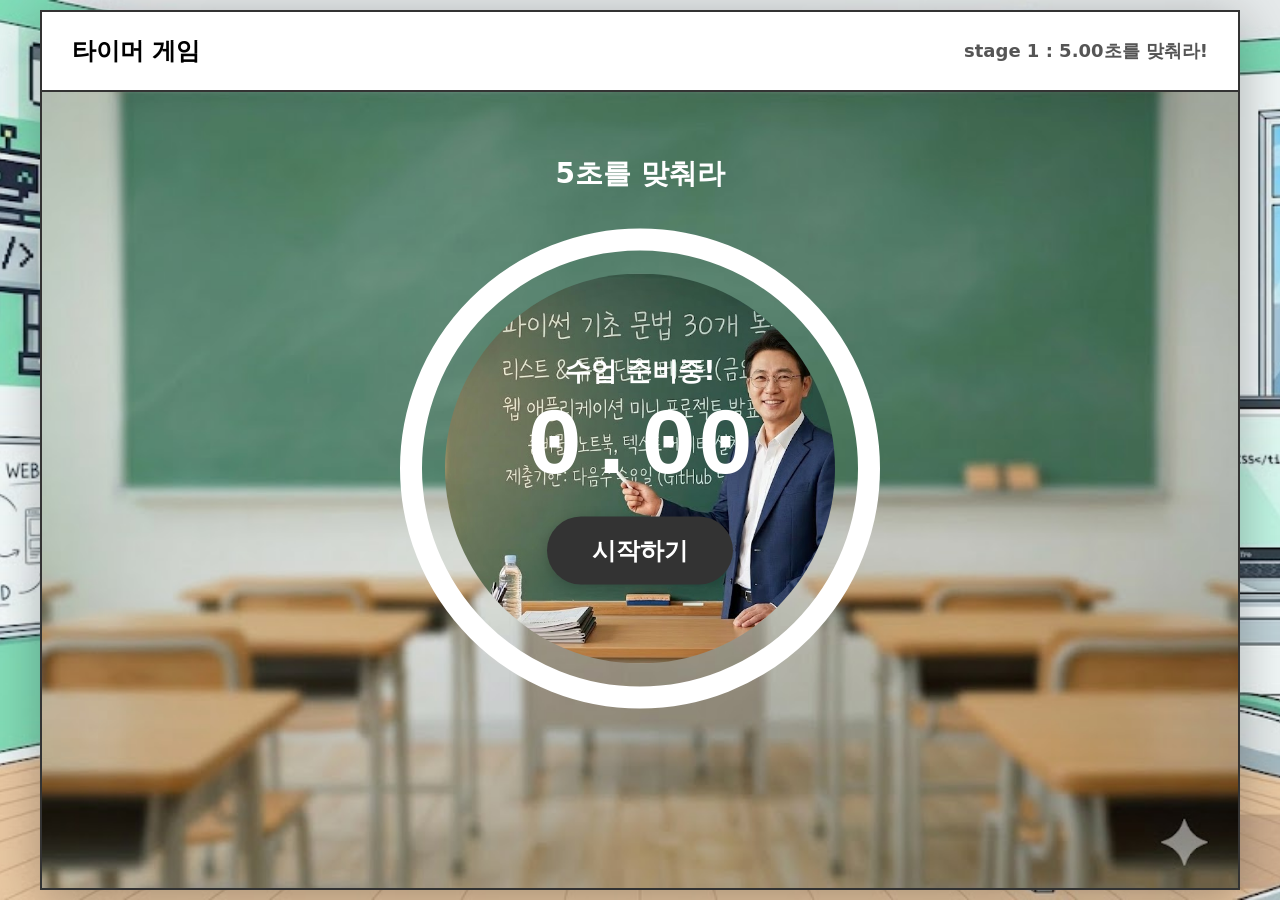
<file: timer-game.html>
<!doctype html>
<html lang="ko">
  <head>
    <meta charset="UTF-8" />
    <meta name="viewport" content="width=device-width, initial-scale=1.0" />
    <title>타이머 게임</title>
    <link rel="stylesheet" href="timer/css/timer-game.css" />
  </head>
  <body>
    <div id="root">
      <div id="header">
        <div class="logo">
          <span>타이머 게임</span>
        </div>
        <div id="stage-info">stage 1 : 5.00초를 맞춰라!</div>
      </div>

      <div id="container">
        <div class="game-wrapper">
          <div id="warning-message">5초를 맞춰라</div>

          <div id="stopwatch" class="stopwatch">
            <div class="inner-circle">
              <div id="status-text">수업 준비중!</div>
              <div id="timer-display">0.00</div>
              <button id="action-btn" onclick="handleTimer()">시작하기</button>
            </div>
          </div>
        </div>
      </div>
    </div>
    <script src="timer/js/timer-game.js"></script>
  </body>
</html>
</file>
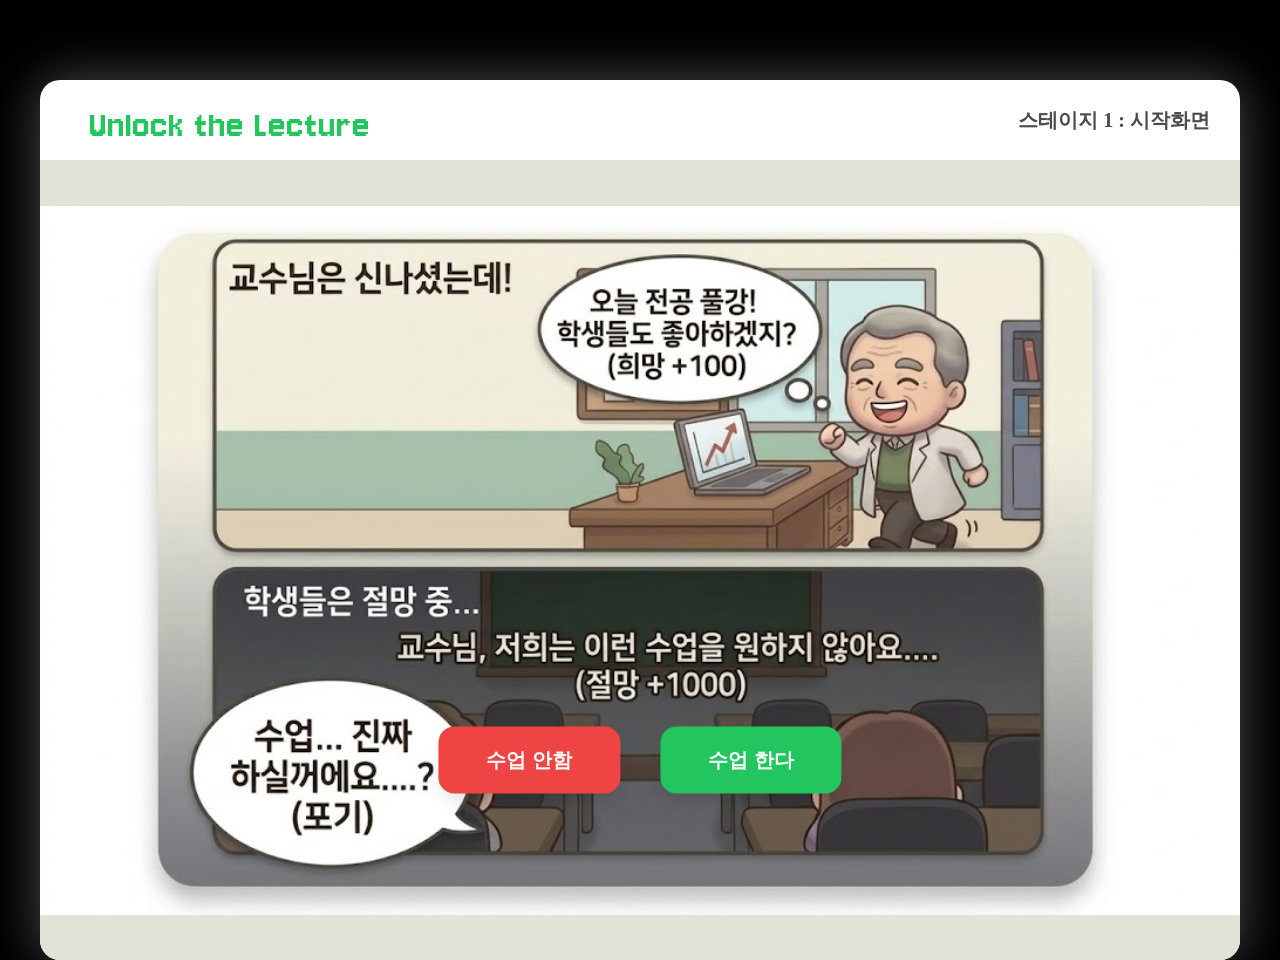
<file: html/g_basic_screen.html>
<!doctype html>
<html lang="ko">
  <head>
    <meta charset="UTF-8" />
    <meta name="viewport" content="width=device-width, initial-scale=1.0" />
    <title>Unlock the Lecture</title>
    <link rel="stylesheet" href="../g_basic_screen/css/g_basic_screen.css" />
    <link rel="stylesheet" href="../style.css" />
    <link
      rel="shortcut icon"
      href="../asset/img/favicon.ico"
      type="image/x-icon"
    />
    <script src="../main.js"></script>
  </head>
  <body>
    <div id="root">
      <header id="header">
        <div class="logo">
          <span>Unlock the Lecture</span>
        </div>
        <div class="stage-info">
          <span id="stage-name"></span>
        </div>
      </header>

      <main id="container" class="background">
        <article id="buttons">
          <button id="red-button" onclick="changeImageHandler()">
            수업 안함
          </button>
          <button id="green-button" onclick="goNextStage()">수업 한다</button>
        </article>
      </main>
    </div>
    <script src="../g_basic_screen/js/g_basic_screen.js"></script>
  </body>
</html>
</file>
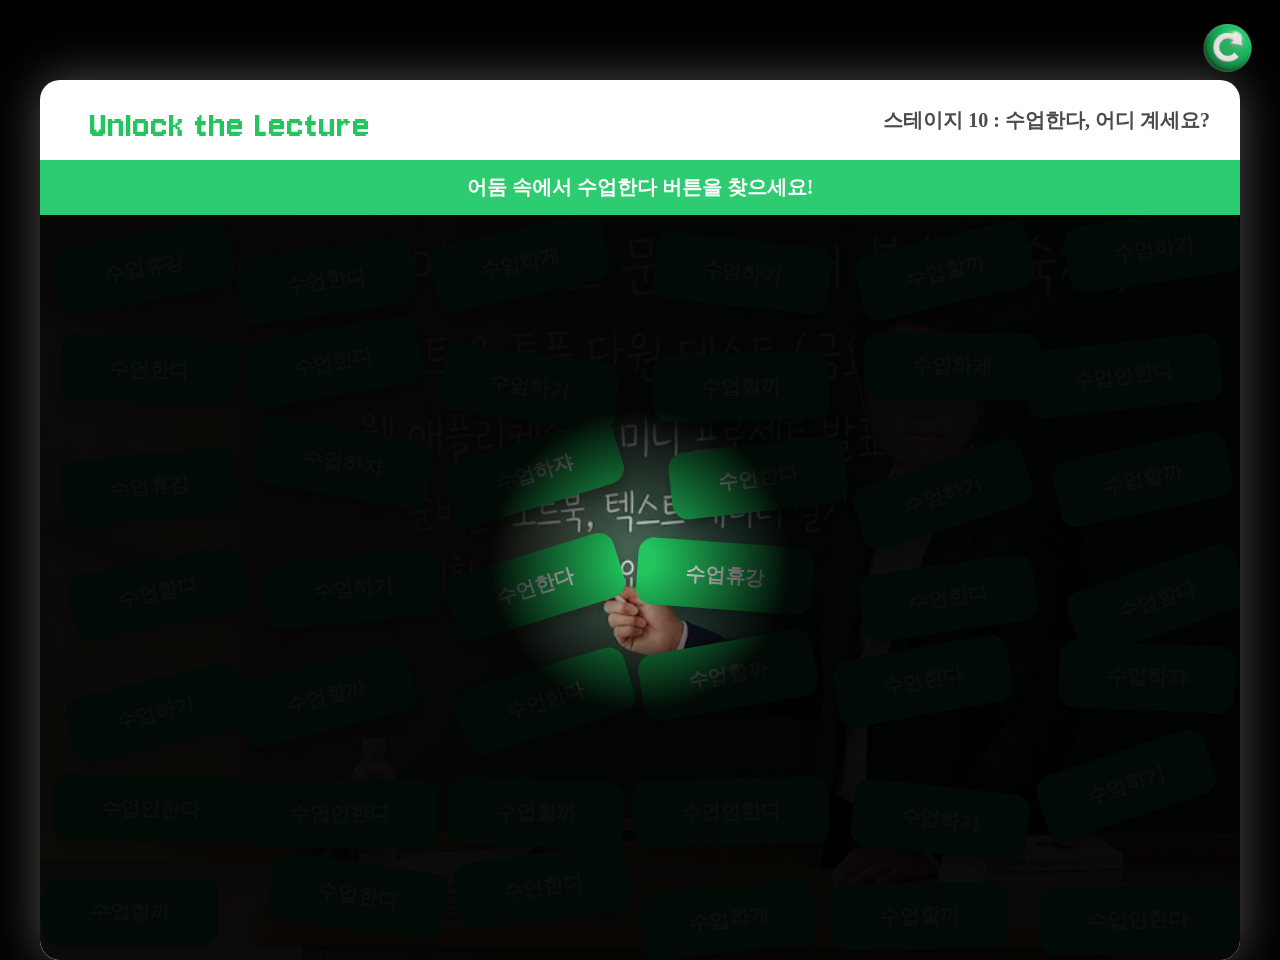
<file: html/g_dark.html>
<!doctype html>
<html lang="ko">
  <head>
    <meta charset="UTF-8" />
    <meta name="viewport" content="width=device-width, initial-scale=1.0" />
    <title>Unlock the Lecture</title>

    <!-- 공통 스타일 선언 -->
    <link rel="stylesheet" href="../style.css" />

    <!-- reset 스타일 선언 -->
    <link rel="stylesheet" href="../settings.css" />
    
    <!-- 개별 스타일 선언 -->
    <link rel="stylesheet" href="../g_dark/css/g_dark.css" />
  </head>
  <body>
    <div id="root">
      <header id="header">
        <div class="logo">
          <span>Unlock the Lecture</span>
        </div>
        <div class="stage-info">
          <span id="stage-name"></span>
        </div>
      </header>

      <!-- 설정 버튼 -->
      <div id="settings-wrapper">
        <div id="settings-btn" class="settings-icon">
          <img src="../asset/img/settings-icon.png" alt="환경설정" />
        </div>
      </div>

      <div id="settings-modal" class="modal-overlay" style="display: none">
        <div class="modal-content">
          <h2 class="modal-title">MENU</h2>
          <div class="modal-buttons">
            <button id="btn-restart-all" class="menu-btn">처음부터</button>
            <button id="btn-restart-stage" class="menu-btn">다시시작</button>
            <button id="btn-skip-stage" class="menu-btn">넘어가기</button>
          </div>
          <button id="btn-close-modal" class="close-btn">닫기</button>
        </div>
      </div>

      <!-- 버튼이 뿌려질 구역 -->
      <main id="container">
        <p id="dark-guide">어둠 속에서 수업한다 버튼을 찾으세요!</p>
      </main>

      <div id="popup-overlay" class="hidden">
        <div id="popup-box">
          <p id="popup-text">땡!</p>
          <button id="popup-btn">확인</button>
        </div>
      </div>
    </div>
    <script src="../main.js" defer></script>
    <script src="../g_dark/js/g_dark.js" defer></script>
    <script src="../settings.js" defer></script>
  </body>
</html>
</file>
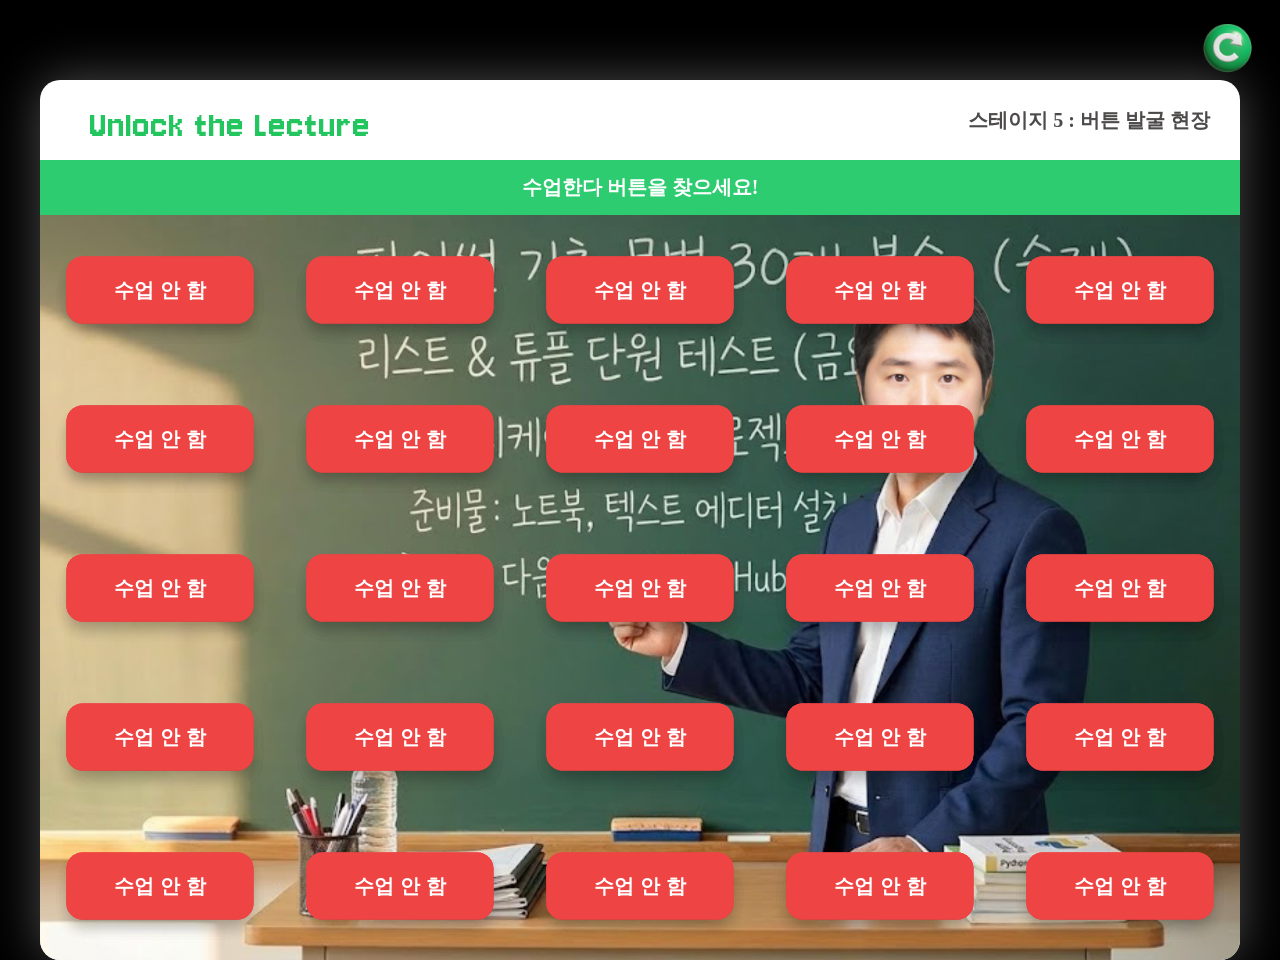
<file: html/g_drag.html>
<!doctype html>
<html lang="ko">
  <head>
    <meta charset="UTF-8" />
    <meta name="viewport" content="width=device-width, initial-scale=1.0" />
    <title>Unlock the Lecture</title>

    <!-- 공통 스타일 선언 -->
    <link rel="stylesheet" href="../style.css" />

    <!-- reset 스타일 선언 -->
    <link rel="stylesheet" href="../settings.css" />

    <!-- 개별 스타일 선언 -->
    <link rel="stylesheet" href="../g_drag/css/g_drag.css" />
  </head>
  <body>
    <div id="root">
      <header id="header">
        <div class="logo">
          <span>Unlock the Lecture</span>
        </div>
        <div class="stage-info">
          <span id="stage-name"></span>
        </div>
      </header>

      <!-- 설정 버튼 -->
      <div id="settings-wrapper">
        <div id="settings-btn" class="settings-icon">
          <img src="../asset/img/settings-icon.png" alt="환경설정" />
        </div>
      </div>

      <div id="settings-modal" class="modal-overlay" style="display: none">
        <div class="modal-content">
          <h2 class="modal-title">MENU</h2>
          <div class="modal-buttons">
            <button id="btn-restart-all" class="menu-btn">처음부터</button>
            <button id="btn-restart-stage" class="menu-btn">다시시작</button>
            <button id="btn-skip-stage" class="menu-btn">넘어가기</button>
          </div>
          <button id="btn-close-modal" class="close-btn">닫기</button>
        </div>
      </div>

      <!-- 버튼이 뿌려질 구역 -->
      <main id="container">
        <p id="drag-guide">수업한다 버튼을 찾으세요!</p>
      </main>

    </div>
    <script src="../main.js" defer></script>
    <script src="../g_drag/js/g_drag.js" defer></script>
    <script src="../settings.js" defer></script>
  </body>
</html>
</file>
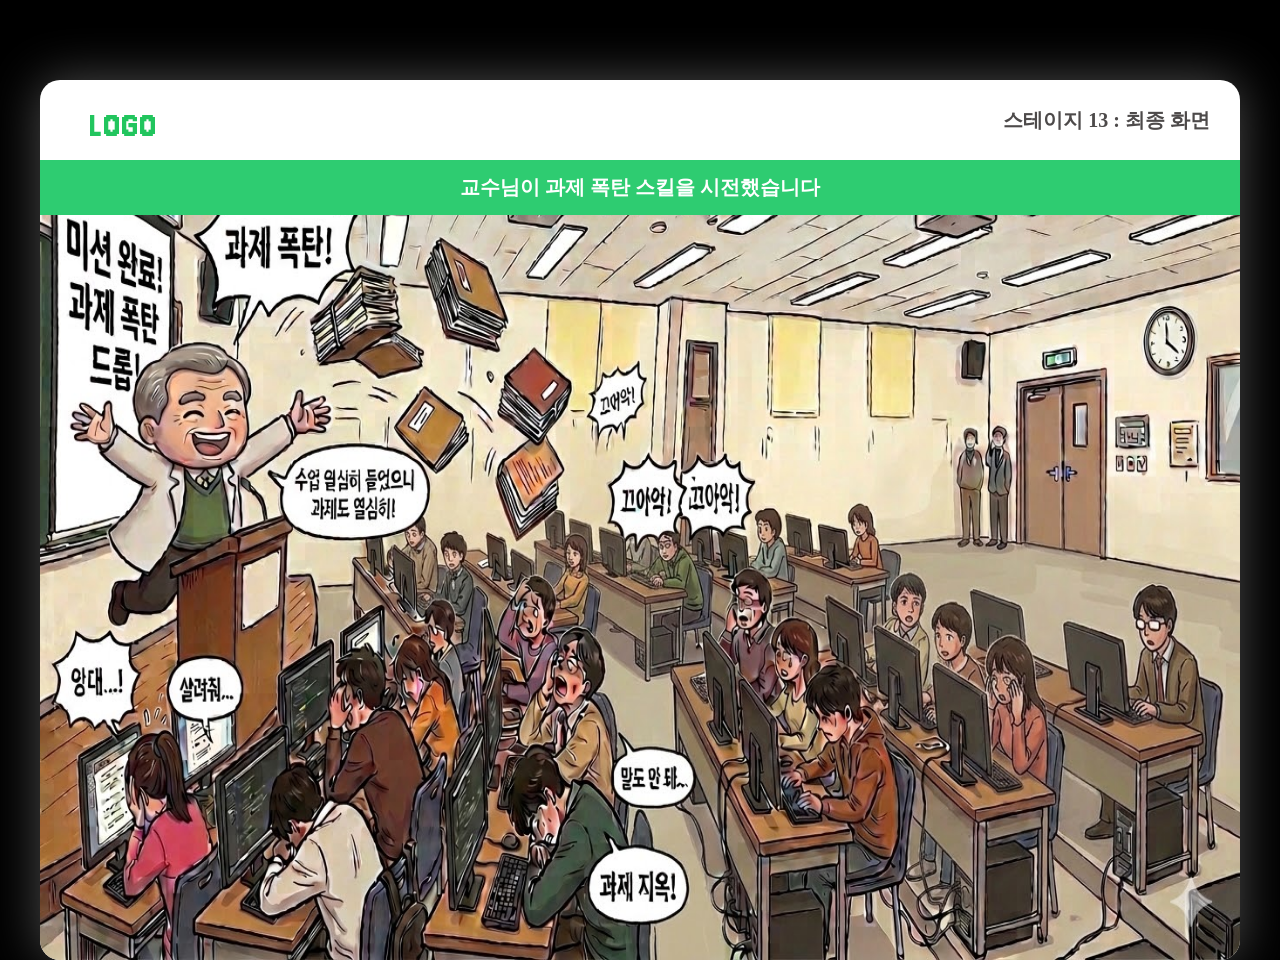
<file: html/g_final_screen.html>
<!doctype html>
<html lang="ko">
  <head>
    <meta charset="UTF-8" />
    <meta name="viewport" content="width=device-width, initial-scale=1.0" />
    <title>UnLock the Lecture</title>
    <link rel="stylesheet" href="../style.css" />
    <link rel="stylesheet" href="../g_final_screen/css/g_final_screen.css" />
    <link rel="stylesheet" href="../g_line/css/g_line.css" />
    <link
      rel="shortcut icon"
      href="../asset/img/favicon.ico"
      type="image/x-icon"
    />
  </head>
  <body>
    <div id="root">
      <header id="header">
        <div class="logo">
          <span>LOGO</span>
        </div>
        <div class="stage-info">
          <span id="stage-name"></span>
        </div>
      </header>

      <main id="container" class="final_screenImg background">
        <p id="line-guide">교수님이 과제 폭탄 스킬을 시전했습니다</p>
      </main>
    </div>
    <script src="../main.js" defer></script>
    <script src="../settings.js" defer></script>
    <script src="../g_final_screen/js/g_final_screen.js" defer></script>
  </body>
</html>
</file>
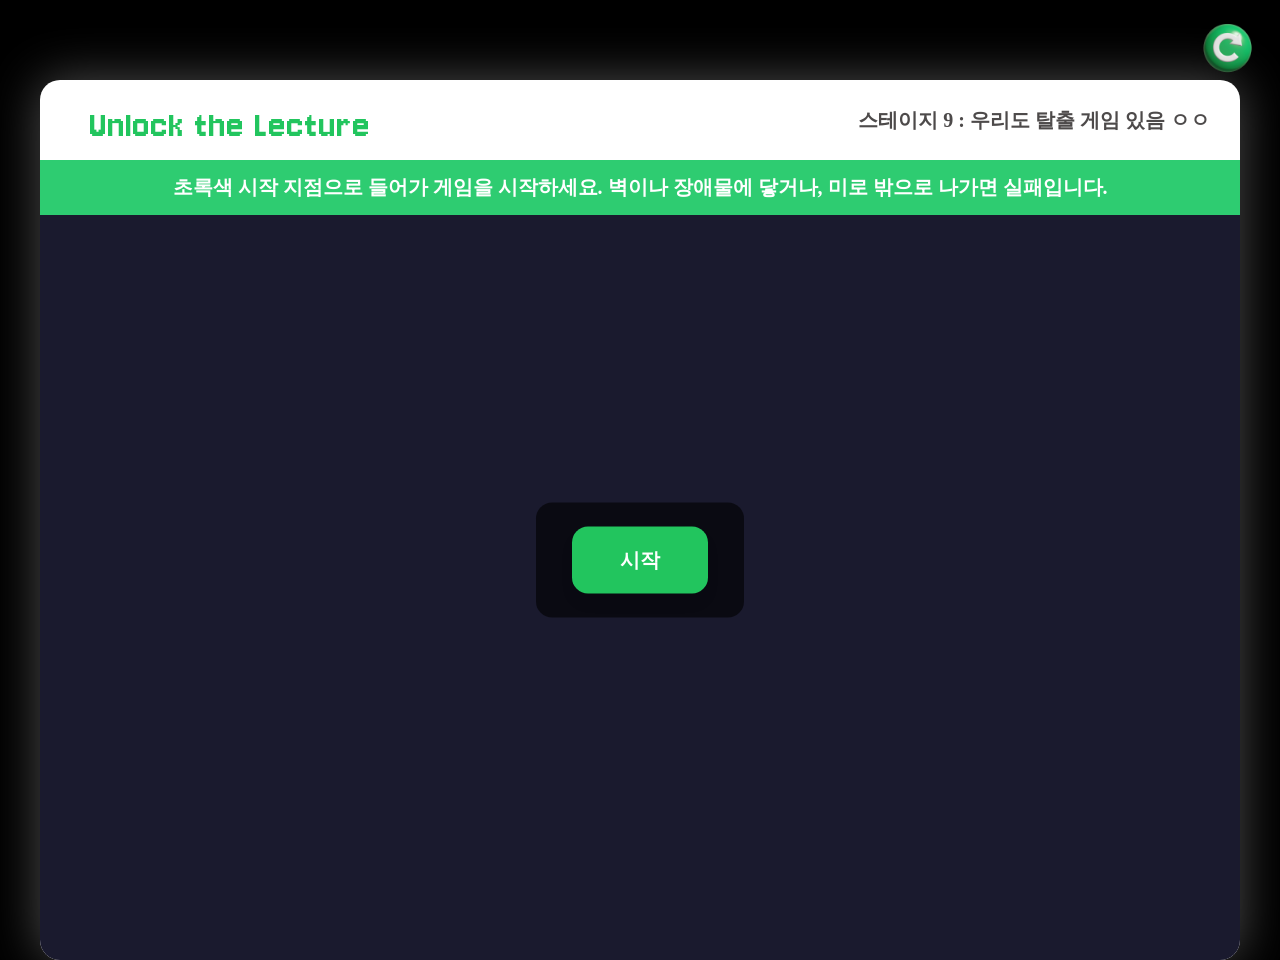
<file: html/g_maze.html>
<!doctype html>
<html lang="ko">
  <head>
    <meta charset="UTF-8" />
    <meta name="viewport" content="width=device-width, initial-scale=1.0" />
    <title>Unlock the Lecture</title>
    <link rel="stylesheet" href="../style.css" />
    <link rel="stylesheet" href="../settings.css" />
    <link rel="stylesheet" href="../g_maze/css/g_maze.css" />
  </head>
  <body>
    <div id="root">
      <div id="settings-wrapper">
        <div id="settings-btn" class="settings-icon">
          <img src="../asset/img/settings-icon.png" alt="환경설정" />
        </div>
      </div>
      <div id="settings-modal" class="modal-overlay" style="display: none">
        <div class="modal-content">
          <h2 class="modal-title">MENU</h2>
          <div class="modal-buttons">
            <button id="btn-restart-all" class="menu-btn">처음부터</button>
            <button id="btn-restart-stage" class="menu-btn">다시시작</button>
            <button id="btn-skip-stage" class="menu-btn">넘어가기</button>
          </div>
          <button id="btn-close-modal" class="close-btn">닫기</button>
        </div>
      </div>
      <header id="header">
        <div class="logo">
          <span>Unlock the Lecture</span>
        </div>
        <div class="stage-info">
          <span id="stage-name"></span>
        </div>
      </header>

      <main id="container">
        <div id="maze-guide">
          <span>
            초록색 시작 지점으로 들어가 게임을 시작하세요. 벽이나 장애물에
            닿거나, 미로 밖으로 나가면 실패입니다.
          </span>
        </div>

        <div id="maze-area"></div>

        <div id="maze-cursor"></div>

        <div id="ui">
          <div id="message">
            <button id="start-btn">시작</button>

            <div class="btn-row hidden" id="fail-btns">
              <button id="retry-btn">재시도</button>
              <button id="fail-btn">수업 안 함</button>
            </div>

            <button id="next-btn" class="hidden">수업한다</button>
          </div>
        </div>
      </main>
    </div>

    <script src="../main.js" defer></script>
    <script src="../g_maze/js/g_maze.js" defer></script>
    <script src="../settings.js" defer></script>
  </body>
</html>
</file>
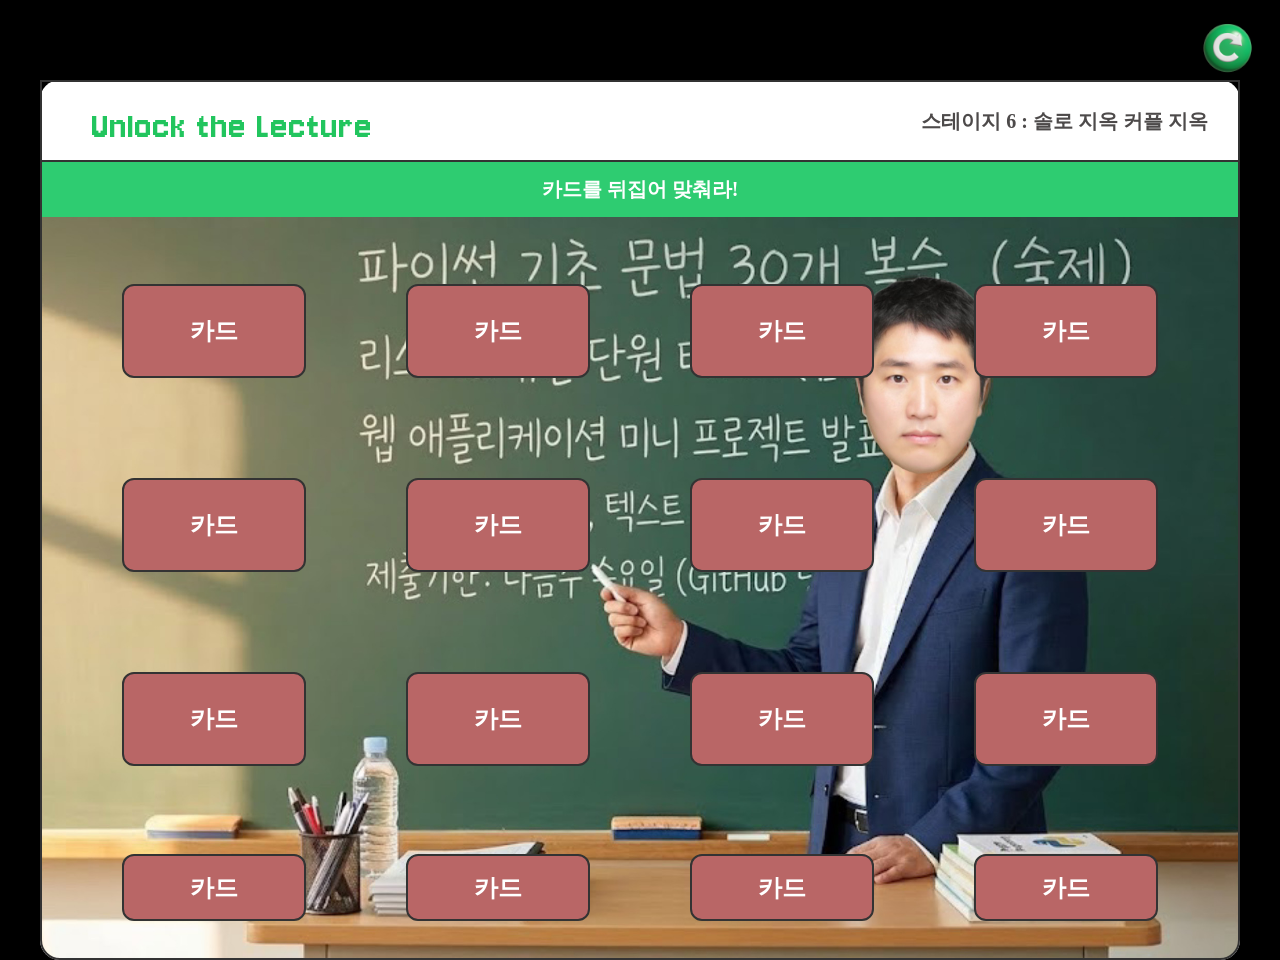
<file: html/g_memory.html>
<!doctype html>
<html lang="ko">
  <head>
    <meta charset="UTF-8" />
    <meta name="viewport" content="width=device-width, initial-scale=1.0" />
    <title>Unlock the Lecture</title>

    <!-- 공통 스타일 선언 -->
    <link rel="stylesheet" href="../style.css" />
    <link rel="stylesheet" href="../settings.css" />
    <link
      rel="shortcut icon"
      href="../asset/img/favicon.ico"
      type="image/x-icon"
    />

    <!-- 개별 스타일 선언 -->
    <link rel="stylesheet" href="../g_memory/css/g_memory.css" />
  </head>
  <body>
    <div id="root">
      <div id="settings-wrapper">
        <div id="settings-btn" class="settings-icon">
          <img src="../asset/img/settings-icon.png" alt="환경설정" />
        </div>
      </div>

      <div id="settings-modal" class="modal-overlay" style="display: none">
        <div class="modal-content">
          <h2 class="modal-title">환경설정</h2>
          <div class="modal-buttons">
            <button id="btn-restart-all" class="menu-btn">처음부터</button>
            <button id="btn-restart-stage" class="menu-btn">다시시작</button>
            <button id="btn-skip-stage" class="menu-btn">넘어가기</button>
          </div>
          <button id="btn-close-modal" class="close-btn">닫기</button>
        </div>
      </div>

      <header id="header">
        <div class="logo">
          <span>Unlock the Lecture</span>
        </div>
        <div class="stage-info">
          <span id="stage-name"></span>
        </div>
      </header>

      <main id="container">
        <p id="rgb-guide">카드를 뒤집어 맞춰라!</p>
      </main>
    </div>
    <script src="../main.js" defer></script>
    <script src="../g_memory/js/g_memory.js" defer></script>
    <script src="../settings.js" defer></script>
  </body>
</html>
</file>
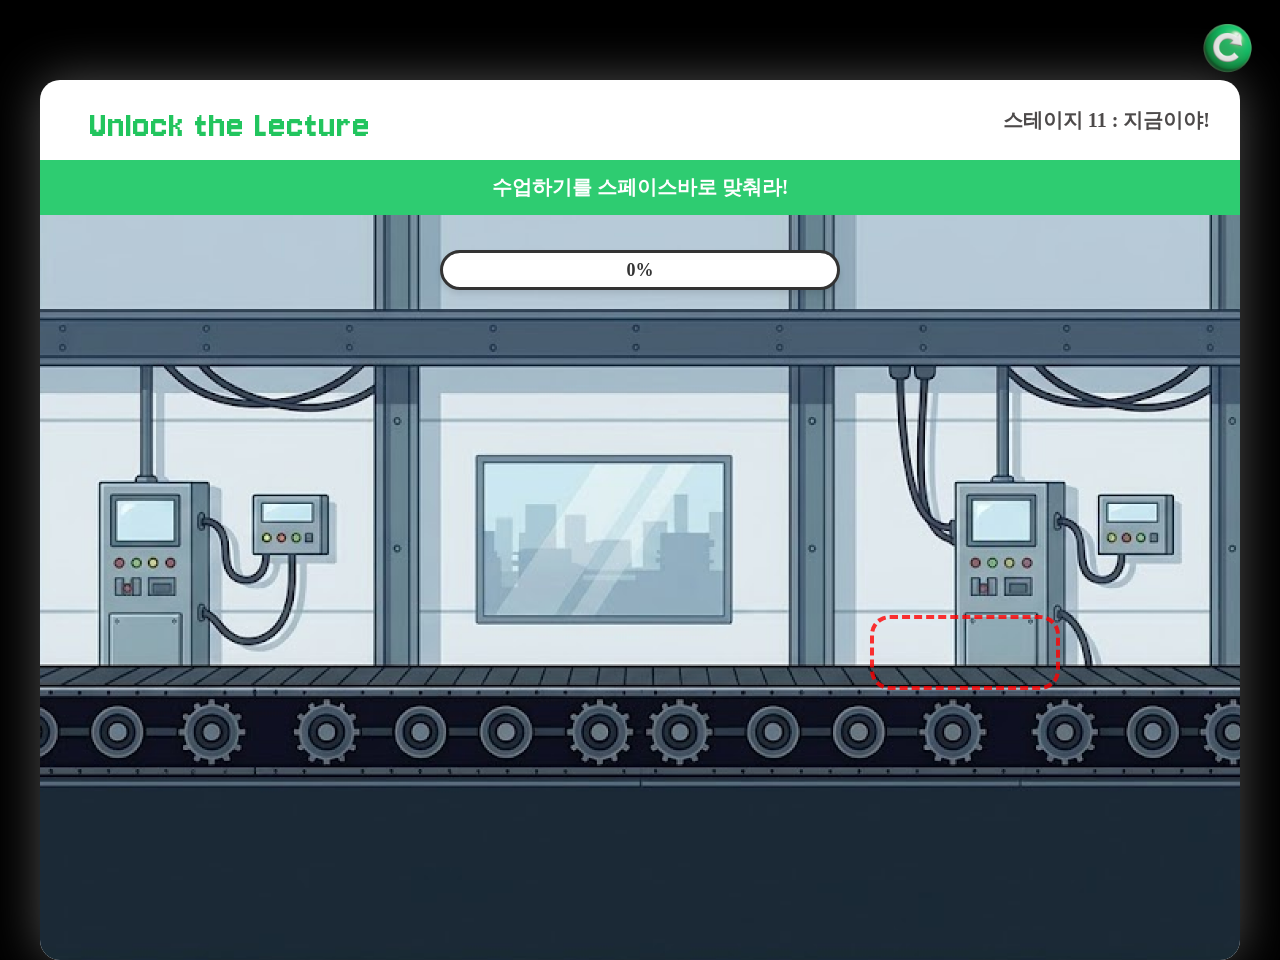
<file: html/g_photo.html>
<!doctype html>
<html lang="ko">
  <head>
    <meta charset="UTF-8" />
    <meta name="viewport" content="width=device-width, initial-scale=1.0" />
    <title>Unlock the Lecture</title>
    <link rel="stylesheet" href="../style.css" />
    <link rel="stylesheet" href="../settings.css" />
    <link rel="stylesheet" href="../g_photo/css/g_photo.css" />
    <link
      rel="shortcut icon"
      href="../asset/img/favicon.ico"
      type="image/x-icon"
    />
  </head>
  <body>
    <div id="root">
      <div id="settings-wrapper">
        <div id="settings-btn" class="settings-icon">
          <img src="../asset/img/settings-icon.png" alt="환경설정" />
        </div>
      </div>

      <div id="settings-modal" class="modal-overlay" style="display: none">
        <div class="modal-content">
          <h2 class="modal-title">환경설정</h2>
          <div class="modal-buttons">
            <button id="btn-restart-all" class="menu-btn">처음부터</button>
            <button id="btn-restart-stage" class="menu-btn">다시시작</button>
            <button id="btn-skip-stage" class="menu-btn">넘어가기</button>
          </div>
          <button id="btn-close-modal" class="close-btn">닫기</button>
        </div>
      </div>

      <header id="header">
        <div class="logo">
          <span>Unlock the Lecture</span>
        </div>
        <div class="stage-info">
          <span id="stage-name"></span>
        </div>
      </header>

      <main id="container">
        <p id="rgb-guide">수업하기를 스페이스바로 맞춰라!</p>
        <div id="gaugeContainer">
          <div id="gaugeFill"></div>
          <span id="gaugeText">0%</span>
        </div>
        <div id="conveyorArea">
          <div id="beltItems"></div>
          <div id="detectionZone"></div>
        </div>
        <div id="controlBox" style="display: none">수업하기</div>
      </main>
    </div>
    <script src="../main.js" defer></script>
    <script src="../g_photo/js/g_photo.js" defer></script>
    <script src="../settings.js" defer></script>
  </body>
</html>
</file>
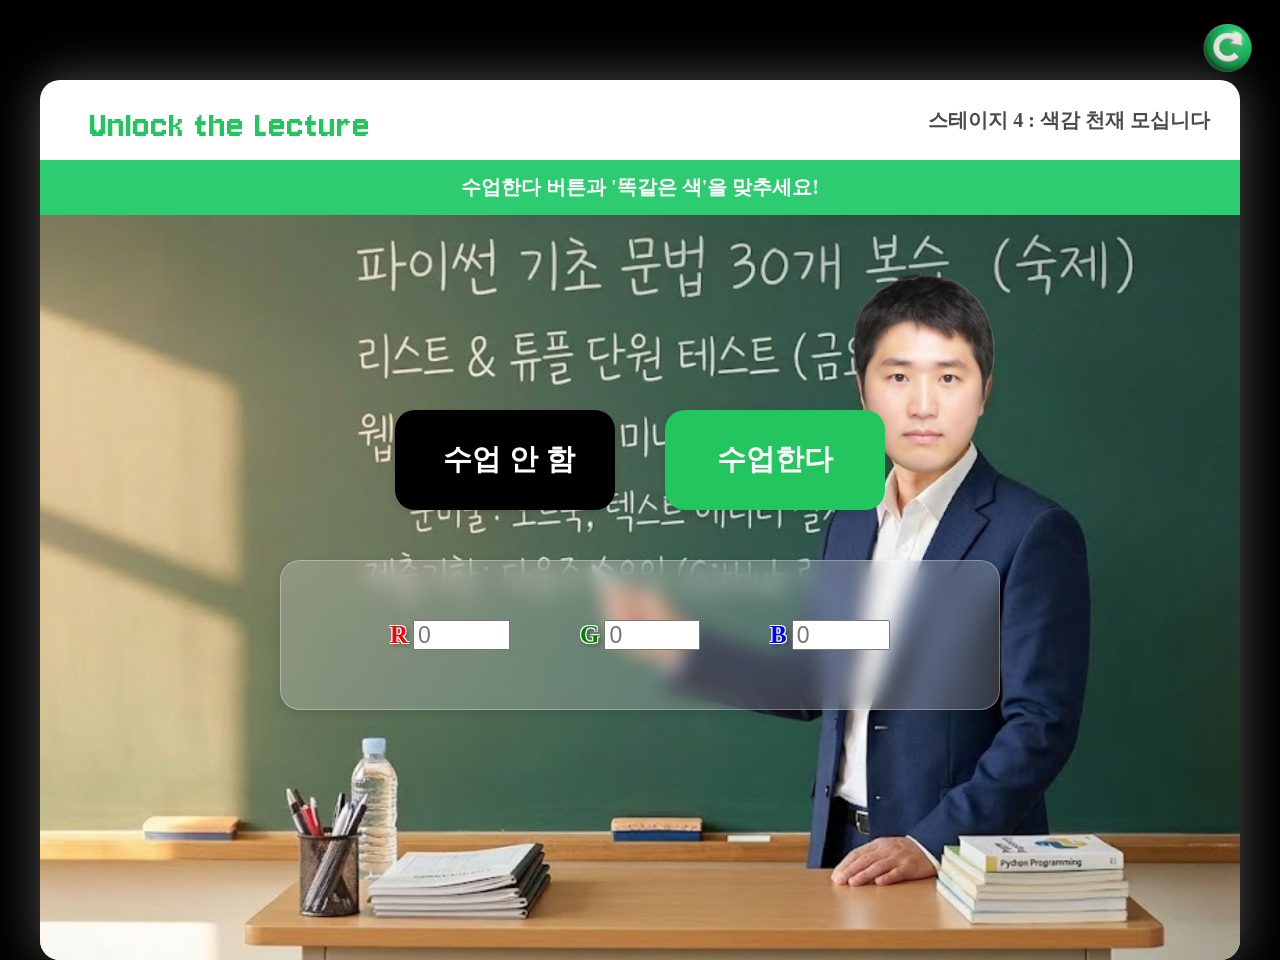
<file: html/g_rgb.html>
<!doctype html>
<html lang="ko">
  <head>
    <meta charset="UTF-8" />
    <meta name="viewport" content="width=device-width, initial-scale=1.0" />
    <title>Unlock the Lecture</title>
    
    <!-- 공통 스타일 선언 -->
    <link rel="stylesheet" href="../style.css" />

    <!-- reset 스타일 선언 -->
    <link rel="stylesheet" href="../settings.css" />

    <!-- 개별 스타일 선언 -->
    <link rel="stylesheet" href="../g_rgb/css/g_rgb.css" />
  </head>
  <body>
    <div id="root">
      <header id="header">
        <div class="logo">
          <span>Unlock the Lecture</span>
        </div>
        <div class="stage-info">
          <span id="stage-name"></span>
        </div>
      </header>

      <!-- 설정 버튼 -->
      <div id="settings-wrapper">
        <div id="settings-btn" class="settings-icon">
          <img src="../asset/img/settings-icon.png" alt="환경설정" />
        </div>
      </div>

      <div id="settings-modal" class="modal-overlay" style="display: none">
        <div class="modal-content">
          <h2 class="modal-title">MENU</h2>
          <div class="modal-buttons">
            <button id="btn-restart-all" class="menu-btn">처음부터</button>
            <button id="btn-restart-stage" class="menu-btn">다시시작</button>
            <button id="btn-skip-stage" class="menu-btn">넘어가기</button>
          </div>
          <button id="btn-close-modal" class="close-btn">닫기</button>
        </div>
      </div>

      <main id="container">
        <p id="rgb-guide">수업한다 버튼과 '똑같은 색'을 맞추세요!</p>
        <!-- 버튼 두개 구역 -->
        <div id="button-wrap">
          <!-- 버튼 하나 구역 (사용자)-->
          <div class="color-box">
            <button id="user-btn">수업 안 함</button>
          </div>
          <!-- 버튼 하나 구역 (기존)-->
          <div class="color-box">
            <button id="target-btn">수업한다</button>
          </div>
        </div>

        <!-- rgb 입력 구역 -->
        <div id="rgb-area">
          <!-- 입력 하나 구역 (R) -->
          <div class="input-group">
            <label for="r-input" style="color: red;">R</label>
            <input type="number" id="r-input" min="0" max="255" placeholder="0">
          </div>
          <!-- 입력 하나 구역 (g) -->
          <div class="input-group">
            <label for="g-input" style="color: green;">G</label>
            <input type="number" id="g-input" min="0" max="255" placeholder="0">
          </div>
          <!-- 입력 하나 구역 (b) -->
          <div class="input-group">
            <label for="b-input" style="color: blue;">B</label>
            <input type="number" id="b-input" min="0" max="255" placeholder="0">
          </div>
        </div>
      </main>
    </div>
    <script src="../main.js" defer></script>
    <script src="../g_rgb/js/g_rgb.js" defer></script>
    <script src="../settings.js" defer></script>
  </body>
</html>
</file>
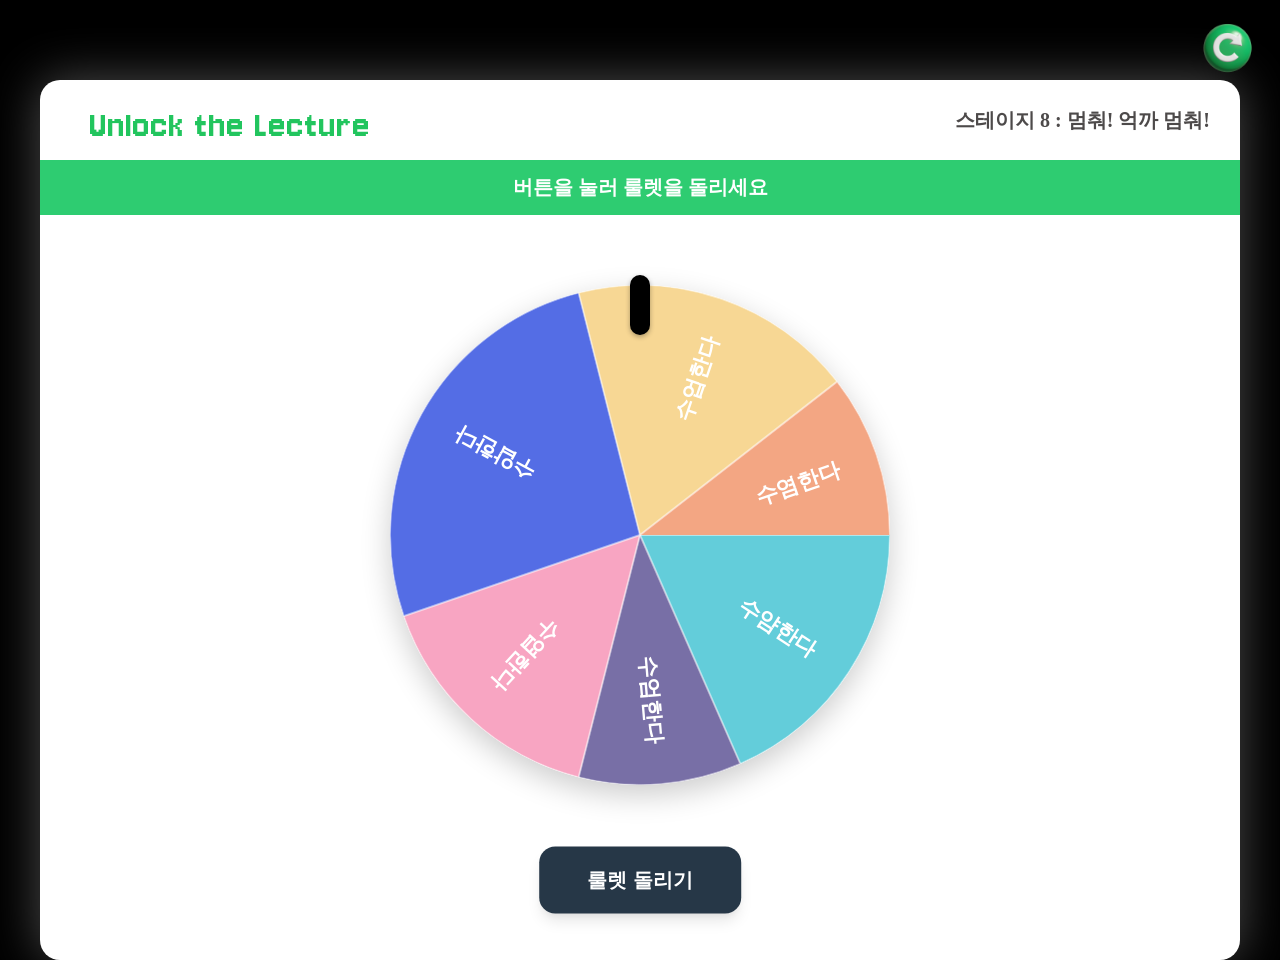
<file: html/g_roulette.html>
<!doctype html>
<html lang="ko">
  <head>
    <meta charset="UTF-8" />
    <meta name="viewport" content="width=device-width, initial-scale=1.0" />
    <title>Unlock the Lecture</title>
    <link rel="stylesheet" href="../g_roulette/css/g_roulette.css" />
    <link rel="stylesheet" href="../g_line/css/g_line.css" />
    <link rel="stylesheet" href="../style.css" />
    <link rel="stylesheet" href="../settings.css" />
    <link
      rel="shortcut icon"
      href="../asset/img/favicon.ico"
      type="image/x-icon"
    />
  </head>
  <body>
    <div id="root">
      <header id="header">
        <div class="logo">
          <span>Unlock the Lecture</span>
        </div>
        <div class="stage-info">
          <span id="stage-name"></span>
        </div>
      </header>

      <div id="settings-wrapper">
        <div id="settings-btn" class="settings-icon">
          <img src="../asset/img/settings-icon.png" alt="환경설정" />
        </div>
      </div>

      <div id="settings-modal" class="modal-overlay" style="display: none">
        <div class="modal-content">
          <h2 class="modal-title">MENU</h2>
          <div class="modal-buttons">
            <button id="btn-restart-all" class="menu-btn">처음부터</button>
            <button id="btn-restart-stage" class="menu-btn">다시시작</button>
            <button id="btn-skip-stage" class="menu-btn">넘어가기</button>
          </div>
          <button id="btn-close-modal" class="close-btn">닫기</button>
        </div>
      </div>

      <main id="container" class="sort">
        <p id="roulette-guide">버튼을 눌러 룰렛을 돌리세요</p>
        <div class="roulette-wrap">
          <canvas id="rouletteCanvas" width="500" height="500"></canvas>
        </div>
        <p id="result-display"></p>
        <button id="startButton" class="buttontop">룰렛 돌리기</button>
      </main>
    </div>
    <script src="../g_roulette/js/g_roulette.js" defer></script>
    <script src="../main.js" defer></script>
    <script src="../settings.js" defer></script>
  </body>
</html>
</file>
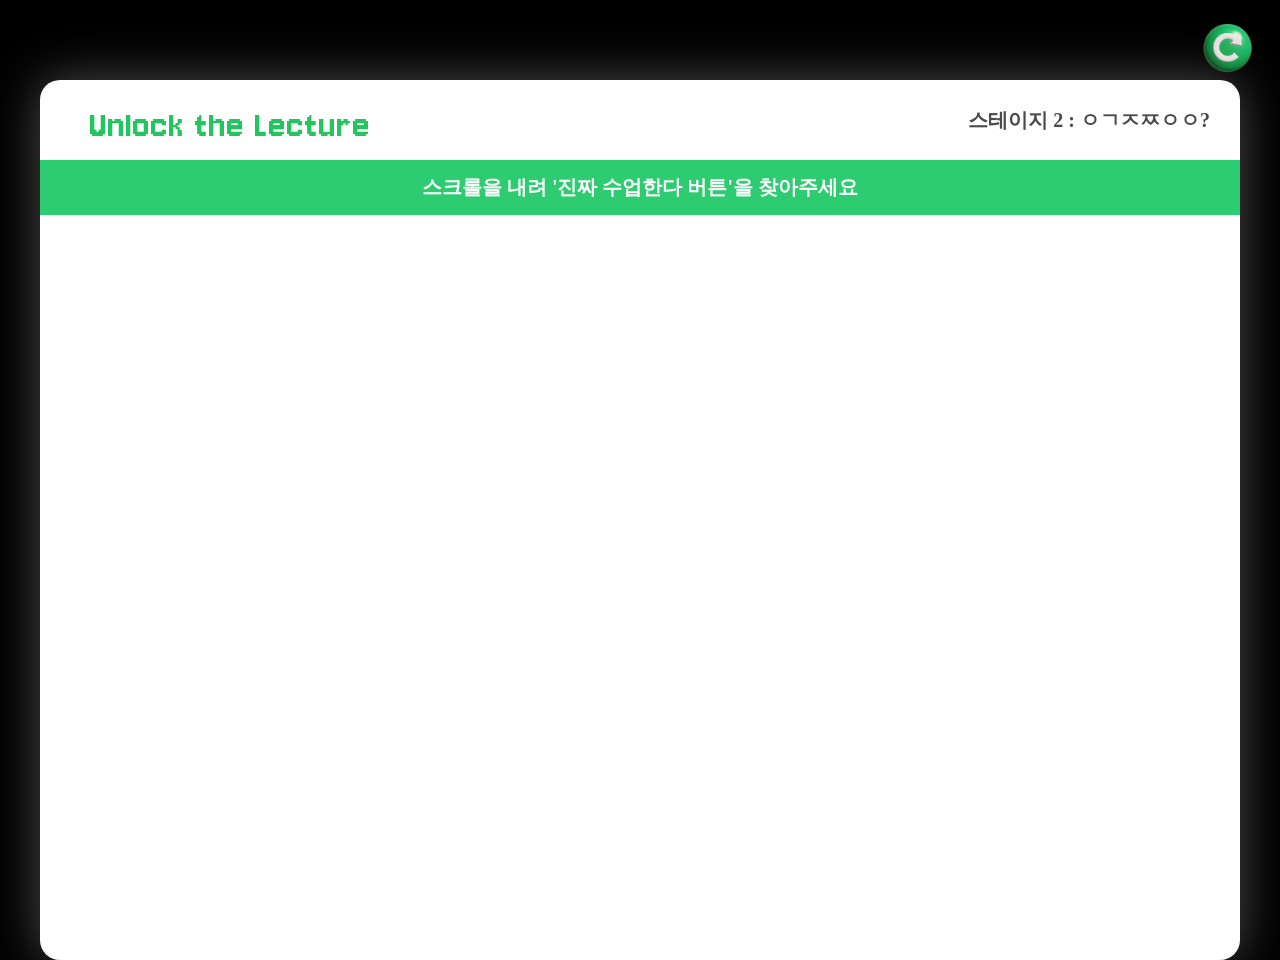
<file: html/g_scroll.html>
<!doctype html>
<html lang="ko">
  <head>
    <meta charset="UTF-8" />
    <meta name="viewport" content="width=device-width, initial-scale=1.0" />
    <title>Unlock the Lecture</title>
    <link rel="stylesheet" href="../style.css" />
    <link rel="stylesheet" href="../settings.css" />
    <link rel="stylesheet" href="../g_scroll/css/g_scroll.css" />
  </head>
  <body>
    <div id="root">
      <div id="settings-wrapper">
        <div id="settings-btn" class="settings-icon">
          <img src="../asset/img/settings-icon.png" alt="환경설정" />
        </div>
      </div>
      <div id="settings-modal" class="modal-overlay" style="display: none">
        <div class="modal-content">
          <h2 class="modal-title">MENU</h2>
          <div class="modal-buttons">
            <button id="btn-restart-all" class="menu-btn">처음부터</button>
            <button id="btn-restart-stage" class="menu-btn">다시시작</button>
            <button id="btn-skip-stage" class="menu-btn">넘어가기</button>
          </div>
          <button id="btn-close-modal" class="close-btn">닫기</button>
        </div>
      </div>
      <header id="header">
        <div class="logo">
          <span>Unlock the Lecture</span>
        </div>
        <div class="stage-info">
          <span id="stage-name"></span>
        </div>
      </header>

      <main id="container"></main>
    </div>

    <script src="../main.js" defer></script>
    <script src="../settings.js" defer></script>
    <script type="module">
      import { initScroll } from '../g_scroll/js/g_scroll.js';

      initScroll(document.getElementById('container'), () => {
        goNextStage();
      });
    </script>
  </body>
</html>
</file>
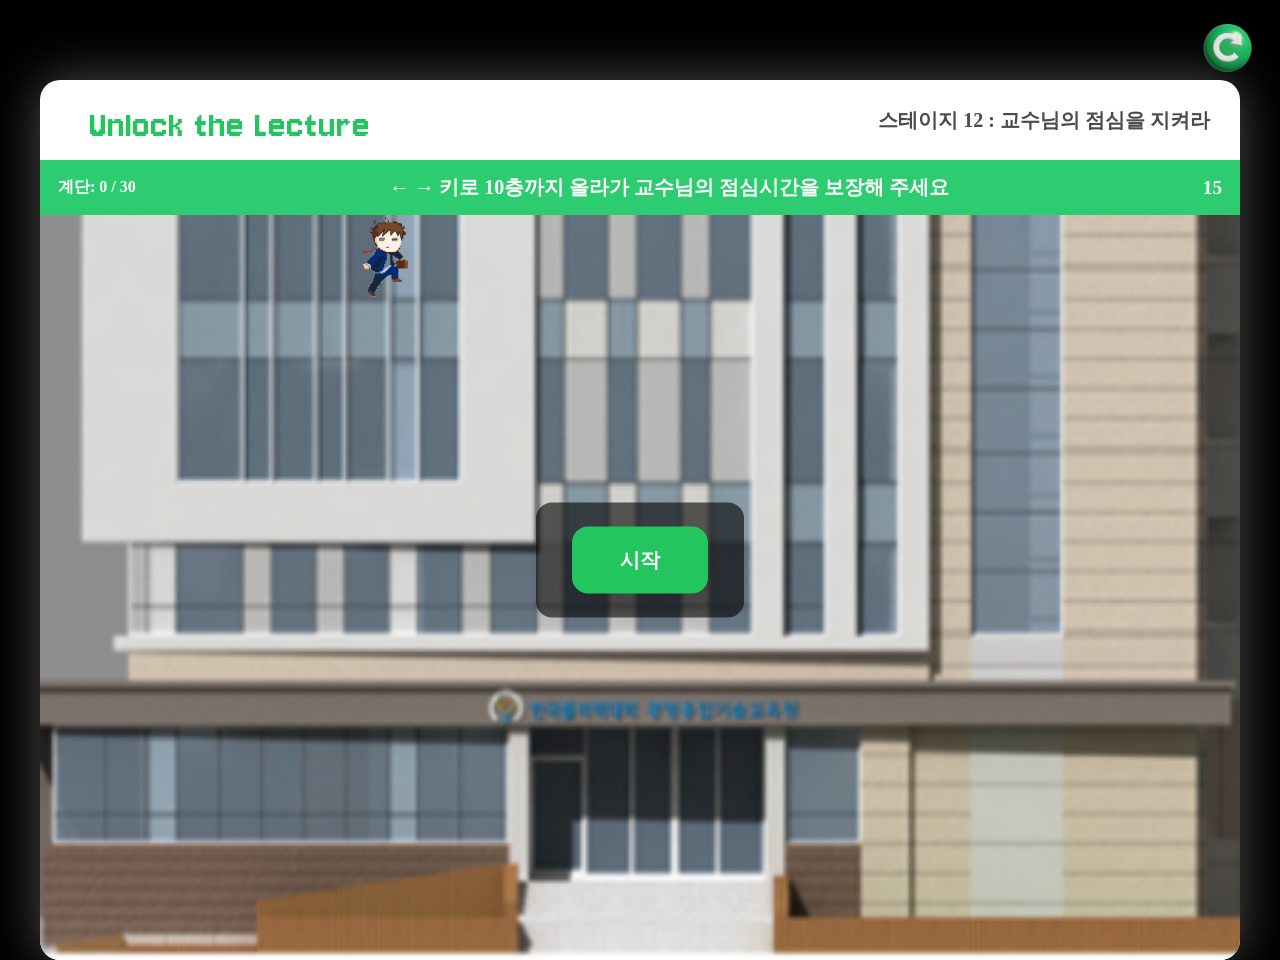
<file: html/g_stairs.html>
<!doctype html>
<html lang="ko">
  <head>
    <meta charset="UTF-8" />
    <meta name="viewport" content="width=device-width, initial-scale=1.0" />
    <title>Unlock the Lecture</title>

    <link rel="stylesheet" href="../style.css" />
    <link rel="stylesheet" href="../settings.css" />
    <link rel="stylesheet" href="../g_stairs/css/g_stairs.css" />
  </head>
  <body>
    <div id="root">
      <div id="settings-wrapper">
        <div id="settings-btn" class="settings-icon">
          <img src="../asset/img/settings-icon.png" alt="환경설정" />
        </div>
      </div>
      <div id="settings-modal" class="modal-overlay" style="display: none">
        <div class="modal-content">
          <h2 class="modal-title">MENU</h2>
          <div class="modal-buttons">
            <button id="btn-restart-all" class="menu-btn">처음부터</button>
            <button id="btn-restart-stage" class="menu-btn">다시시작</button>
            <button id="btn-skip-stage" class="menu-btn">넘어가기</button>
          </div>
          <button id="btn-close-modal" class="close-btn">닫기</button>
        </div>
      </div>
      <header id="header">
        <div class="logo">
          <span>Unlock the Lecture</span>
        </div>
        <div class="stage-info">
          <span id="stage-name"></span>
        </div>
      </header>

      <main id="container">
        <div id="stairs-guide">
          <span id="score"></span>
          <span
            >← → 키로 10층까지 올라가 교수님의 점심시간을 보장해 주세요</span
          >
          <span id="timer"></span>
        </div>
        <div id="game-area">
          <div id="character"></div>
          <!-- 계단 js -->
        </div>

        <div id="ui">
          <div id="message">
            <button id="start-btn">시작</button>
            <div class="btn-row hidden" id="fail-btns">
              <button id="retry-btn">재시도</button>
              <button id="fail-btn">수업 안 함</button>
            </div>
            <button id="next-btn" class="hidden">수업한다</button>
          </div>
        </div>
      </main>
    </div>

    <script src="../main.js" defer></script>
    <script src="../g_stairs/js/g_stairs.js" defer></script>
    <script src="../settings.js" defer></script>
  </body>
</html>
</file>
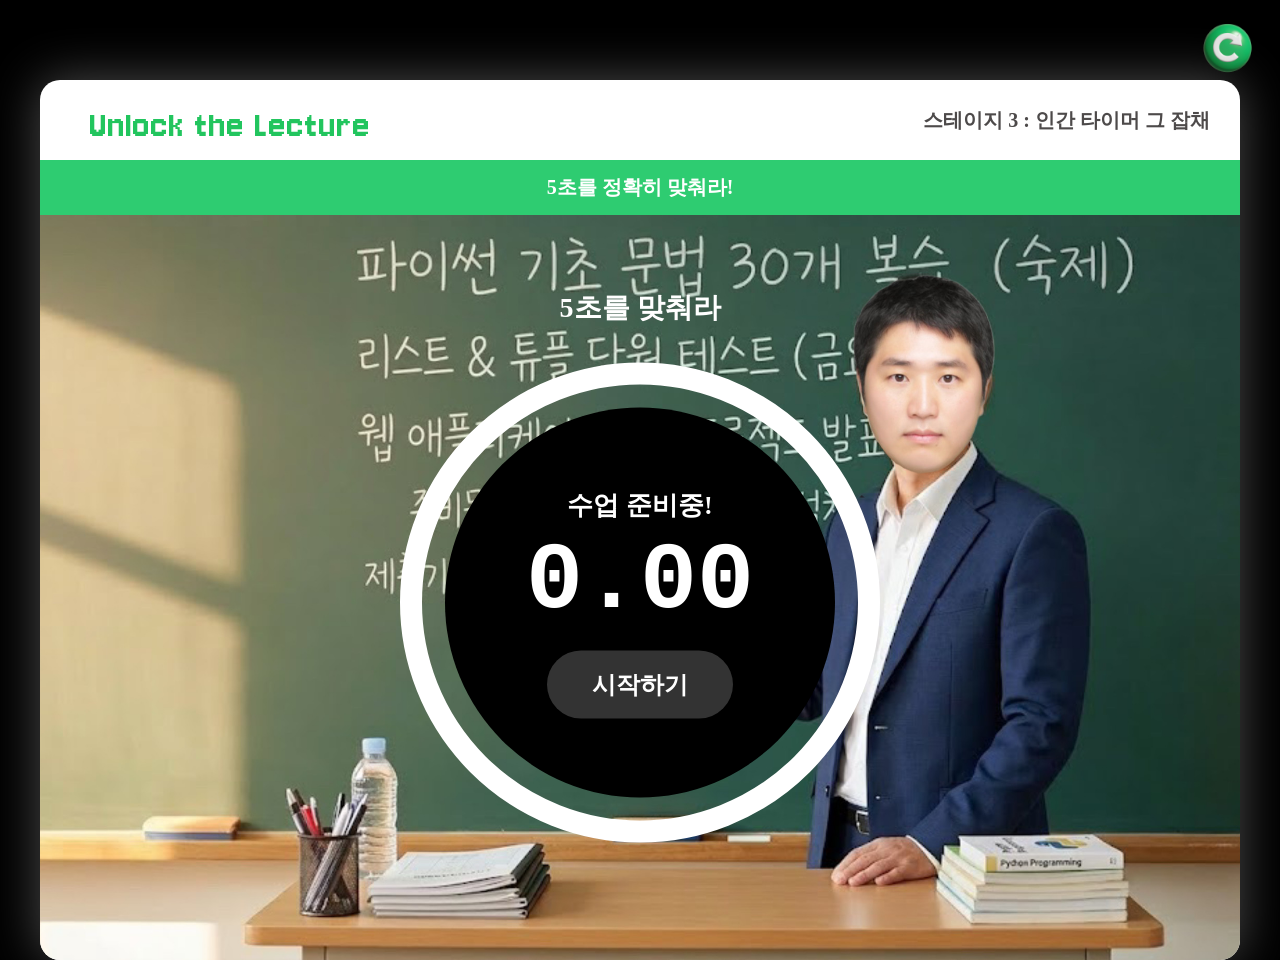
<file: html/g_timer.html>
<!doctype html>
<html lang="ko">
  <head>
    <meta charset="UTF-8" />
    <meta name="viewport" content="width=device-width, initial-scale=1.0" />
    <title>Unlock the Lecture</title>

    <!-- 공통 스타일 선언 -->
    <link rel="stylesheet" href="../style.css" />
    <link rel="stylesheet" href="../settings.css" />
    <link
      rel="shortcut icon"
      href="../asset/img/favicon.ico"
      type="image/x-icon"
    />

    <!-- 개별 스타일 선언 -->
    <link rel="stylesheet" href="../g_timer/css/g_timer.css" />
  </head>
  <body>
    <div id="root">
      <div id="settings-wrapper">
        <div id="settings-btn" class="settings-icon">
          <img src="../asset/img/settings-icon.png" alt="환경설정" />
        </div>
      </div>

      <div id="settings-modal" class="modal-overlay" style="display: none">
        <div class="modal-content">
          <h2 class="modal-title">환경설정</h2>
          <div class="modal-buttons">
            <button id="btn-restart-all" class="menu-btn">처음부터</button>
            <button id="btn-restart-stage" class="menu-btn">다시시작</button>
            <button id="btn-skip-stage" class="menu-btn">넘어가기</button>
          </div>
          <button id="btn-close-modal" class="close-btn">닫기</button>
        </div>
      </div>

      <header id="header">
        <div class="logo">
          <span>Unlock the Lecture</span>
        </div>
        <div class="stage-info">
          <span id="stage-name"></span>
        </div>
      </header>

      <div id="container">
        <p id="rgb-guide">5초를 정확히 맞춰라!</p>
        <div class="game-wrapper">
          <div id="warning-message">5초를 맞춰라</div>

          <div id="stopwatch" class="stopwatch">
            <div class="inner-circle">
              <div id="status-text">수업 준비중!</div>
              <div id="timer-display">0.00</div>
              <button id="action-btn" onclick="handleTimer()">시작하기</button>
            </div>
          </div>
        </div>
      </div>
    </div>
    <script src="../main.js" defer></script>
    <script src="../g_timer/js/g_timer.js" defer></script>
    <script src="../settings.js" defer></script>
  </body>
</html>
</file>
<file: timer/css/timer-game.css>
/* 1. 기본 초기화 및 드래그 방지 */
* {
  margin: 0;
  padding: 0;
  box-sizing: border-box;
  -webkit-user-select: none;
  -ms-user-select: none;
  user-select: none;
  -webkit-tap-highlight-color: transparent;
  font-family:
    "Pretendard",
    -apple-system,
    BlinkMacSystemFont,
    system-ui,
    Roboto,
    sans-serif;
}

/* 2. 전체 배경 */
body {
  width: 100%;
  min-height: 100vh;
  display: flex;
  justify-content: center;
  align-items: center;
  overflow-x: auto;
  background-image: url("../../asset/img/background.jpg");
  background-repeat: no-repeat;
  background-size: cover;
  background-position: center;
  background-color: #f0f0f0;
  z-index: 10;
}

/* 3. 1200px 고정 프레임 */
#root {
  width: 1200px;
  background-color: #fff;
  display: flex;
  flex-direction: column;
  box-shadow: 0 10px 50px rgba(0, 0, 0, 0.3);
}

/* 4. 헤더 영역 */
#header {
  width: 100%;
  height: 80px;
  border: 2px solid #333;
  border-bottom: none;
  display: flex;
  justify-content: space-between;
  align-items: center;
  padding: 0 30px;
}

.logo {
  font-size: 24px;
  font-weight: bold;
}

#stage-info {
  font-size: 18px;
  font-weight: 600;
  color: #555;
}

/* 5. 메인 게임 영역 */
#container {
  width: 100%;
  height: 800px;
  border: 2px solid #333;
  position: relative;
  background-color: #fafafa;
  display: flex;
  justify-content: center;
  background-image: url("../../asset/img/timer-class.jpg");
  background-repeat: no-repeat;
  background-size: cover;
  background-position: center;
}

/* 6. 게임판 전체 래퍼 */
.game-wrapper {
  position: absolute;
  top: 42%;
  left: 50%;
  transform: translate(-50%, -50%);
  text-align: center;
  width: 100%;
  display: flex;
  flex-direction: column;
  align-items: center;
}

/* 7. 실시간 메시지 영역) */
#warning-message {
  height: 60px;
  font-size: 28px;
  font-weight: 900;
  margin-bottom: 25px;
  display: flex;
  align-items: center;
  justify-content: center;
  transition: all 0.2s;
  color: white;
}

/* 메시지 상태별 색상 */
.msg-success {
  color: #4caf50;
  text-shadow: 0 0 10px rgba(76, 175, 80, 0.3);
}
.msg-danger {
  color: #ff3d00;
  text-shadow: 0 0 15px rgba(255, 61, 0, 0.4);
}

/* 8. 스톱워치 원형 본체 */
.stopwatch {
  width: 480px;
  height: 480px;
  background-color: transparent;
  border: 22px solid #ffffff;
  border-radius: 50%;
  display: flex;
  justify-content: center;
  align-items: center;
  transition: all 0.1s ease-in-out;
  position: relative;
}

.inner-circle {
  width: 390px;
  height: 390px;
  background: rgba(255, 255, 255, 0.8);
  background-image: url("../../asset/img/timer-teacher.jpg");
  background-repeat: no-repeat;
  background-size: cover;
  background-position: center;
  border-radius: 50%;
  display: flex;
  flex-direction: column;
  justify-content: center;
  align-items: center;
  box-shadow: inset 0 0 25px rgba(0, 0, 0, 0.05);
}

/* 9. 타이머 텍스트 */
#status-text {
  font-size: 26px;
  font-weight: 800;
  color: #ffffff;
  margin-bottom: 5px;
}

#timer-display {
  font-size: 95px;
  font-weight: 900;
  color: #ffffff;
  font-family: "Courier New", Courier, monospace;
  margin-bottom: 15px;
}

/* 10. 버튼 그룹 및 버튼 스타일 */
.button-group {
  display: flex;
  gap: 15px;
  margin-top: 10px;
}

#action-btn,
#reset-btn {
  padding: 18px 45px;
  font-size: 24px;
  font-weight: bold;
  cursor: pointer;
  border: none;
  border-radius: 50px;
  color: white;
  box-shadow: 0 4px 15px rgba(0, 0, 0, 0.2);
  transition: all 0.1s;
}

#action-btn {
  background-color: #333;
}
#reset-btn {
  background-color: #757575;
}

#action-btn:active,
#reset-btn:active {
  transform: scale(0.95);
}

/* 11. 애니메이션 */

.stopwatch.success {
  border-color: #4caf50 !important;
  box-shadow: 0 0 50px rgba(76, 175, 80, 0.6);
}
#action-btn.success {
  background-color: #4caf50 !important;
}

/* [놀기(빨간색) 상태] */
.stopwatch.playing {
  border-color: #f44336;
}
#action-btn.playing {
  background-color: #f44336 !important;
}

/* [6초 초과] */
@keyframes crazy-dance {
  0% {
    transform: translate(0, 0) rotate(0deg) scale(1);
    border-color: #ff3d00;
  }
  20% {
    transform: translate(-15px, 10px) rotate(-8deg) scale(1.08);
    border-color: #ffeb3b;
  }
  40% {
    transform: translate(15px, -10px) rotate(8deg) scale(0.92);
    border-color: #2196f3;
  }
  60% {
    transform: translate(-10px, -15px) rotate(-4deg) scale(1.15);
    border-color: #9631a6;
  }
  80% {
    transform: translate(10px, 15px) rotate(4deg) scale(0.95);
    border-color: #00bcd4;
  }
  100% {
    transform: translate(0, 0) rotate(0deg) scale(1);
    border-color: #00ddff;
  }
}

.stopwatch.exciting {
  animation: crazy-dance 0.12s infinite linear; /* 매우 빠르고 격렬하게 춤춤 */
  box-shadow: 0 0 100px rgba(255, 0, 0, 0.7);
}

.exciting-text {
  color: #ff3d00 !important;
  font-size: 32px !important;
  font-weight: 900 !important;
}

/* [초기화 버튼 상태 - 회색] */
#action-btn.reset-mode {
  background-color: #757575 !important;
  color: white;
  transform: scale(1);
  box-shadow: none;
}
</file>
<file: g_basic_screen/css/g_basic_screen.css>
.background {
  background-image: url("../../asset/img/basicscreen.jpg");
  background-size: contain;
  background-repeat: no-repeat;
  background-position: center;
  background-color: #E2E2D7;
}

/*버튼 담는 컨테이너 */
#buttons{
    position: absolute;
    left:50%;
    top: 75%;
    transform: translate(-50%,-50%);
    background-color : transparent;
    display: flex;
    justify-content: space-between;
    align-items: center;
    gap:40px;
}

/* 수업안하기 버튼 */
#red-button {
    padding: 20px 48px;       
    color: white;             
    font-size: 20px;           
    font-weight: 600;          
    text-align: center;
    border-radius: 16px;     
    border: none;
    cursor: pointer;
    background-color: #ef4444;
    position: relative;       
    overflow: hidden;          
    box-shadow: 0 10px 15px -3px rgba(0, 0, 0, 0.1);
    transition: transform 0.4s ease, box-shadow 0.4s ease, background-color 0.2s;
    outline: none;
}

#red-button:hover {
    transform: scale(1.08);
    box-shadow: 0 25px 50px rgba(239, 68, 68, 0.4);
    background-color: #f87171;
}

#red-button:active {
    transform: scale(0.92);
}

#red-button {
    animation: buttonAppear 0.4s ease 0.2s forwards;
    opacity: 0;
}

@keyframes buttonAppear {
    from {
        opacity: 0;
        transform: scale(0.9);
    }
    to {
        opacity: 1;
        transform: scale(1);
    }
}
/* 수업하기 버튼 스타일 */
#green-button {
    padding: 20px 48px;        
    color: white;            
    font-size: 20px;           
    font-weight: 600;
    text-align: center;
    border-radius: 16px;
    background-color: #22c55e;
    border: none;
    cursor: pointer;
    
    position: relative;
    overflow: hidden;          
    box-shadow: 0 10px 15px -3px rgba(0, 0, 0, 0.1);
    
    transition: transform 0.4s ease, box-shadow 0.4s ease, background-color 0.2s;
    outline: none;
    animation: greenAppear 0.4s ease 0.1s forwards;
    opacity: 0;
}

/* 마우스 올렸을 때 (whileHover) */
#green-button:hover {
    transform: scale(1.08); 
    background-color: #4ade80;
}

#green-button:active {
    transform: scale(0.92);
}

@keyframes greenAppear {
    from {
        opacity: 0;
        transform: scale(0.9);
    }
    to {
        opacity: 1;
        transform: scale(1);
    }
}
</file>
<file: style.css>
@font-face {
  font-family: Jersey10-Regular;
  src: url("/asset/fonts/Jersey10-Regular.ttf");
}

* {
  margin: 0;
  padding: 0;
  box-sizing: border-box;
  -webkit-user-select: none;
  -ms-user-select: none;
  user-select: none;
  -webkit-tap-highlight-color: transparent;
}

body {
  width: 100%;
  min-height: 100vh;
  display: flex;
  justify-content: center;
  align-items: center;
  overflow-x: auto;
  background-color: black;
  /* background-image: url("asset/img/background.jpg"); */
  background-repeat: no-repeat;
  background-size: cover;
  background-position: center;
  padding-top: 80px; /*setting 버튼 겹침 방지용*/
}

#root {
  width: 1200px;
  background-color: #fff;
  display: flex;
  flex-direction: column;
  box-shadow: 0px 0px 50px rgba(109, 109, 109, 0.705);
  border-radius: 20px;
}

#header {
  width: 100%;
  min-height: 80px; /*확대 시 글자 튀어나옴 방지*/
  /* border: 2px solid #333; */
  border-bottom: none;
  display: flex;
  justify-content: space-between;
  align-items: center;
  padding: 0 30px;
}

.logo {
  font-size: 40px;
  margin-left: 20px;
  margin-top: 10px;
  letter-spacing: 1px;
  color: #22c55e; 
  font-family: Jersey10-Regular, sans-serif;
  display: flex;
  align-items: center;
}

.logo img {
  height: 50px;
  margin-right: 10px;
}

#container {
  width: 100%;
  height: 800px;
  /* border: 2px solid #333; */
  border-radius: 0px 0px 20px 20px;
  position: relative;
  overflow: hidden;

}
#stage-name{
  font-size: 20px;
  font-weight: bold;
  color:rgb(77, 74, 74)
}
</file>
<file: settings.css>
/* 환경설정 */
#settings-wrapper {
  position: absolute;
  top: 15px;
  right: 20px;
  z-index: 100;
}

.settings-icon {
  width: 65px; /* 아이콘 크기 조절 */
  height: 65px;
  cursor: pointer;
  transition: transform 0.3s ease;
  display: flex; /* 이미지 중앙 정렬을 위해 flex 사용 */
  justify-content: center;
  align-items: center;
}

/* 톱니바퀴 이미지 스타일 */
.settings-icon img {
  width: 100%;
  height: 100%;
  object-fit: contain;
  display: block;
}

.settings-icon:hover {
  transform: rotate(90deg);
}

/* 모달 레이아웃 */
.modal-overlay {
  display: none;
  position: fixed;
  top: 0;
  left: 0;
  width: 100%;
  height: 100%;
  background-color: rgba(0, 0, 0, 0.7);
  justify-content: center;
  align-items: center;
  z-index: 1000;
}

.modal-content {
  background-color: white;
  padding: 40px;
  border-radius: 20px;
  width: 400px;
  text-align: center;
  font-family: "Jersey10-Regular", sans-serif;
  box-shadow: 0 10px 30px rgba(0, 0, 0, 0.5);
}

.modal-title {
  font-size: 32px;
  margin-bottom: 20px;
  color: #22c55e;
  font-family: "Jersey10-Regular", sans-serif;
}

.modal-buttons {
  display: flex;
  flex-direction: column;
  gap: 12px;
  margin: 20px 0;
}

.menu-btn {
  padding: 15px;
  font-size: 20px;
  font-family: "Jersey10-Regular", sans-serif;
  border: 2px solid;
  border-radius: 10px;
  cursor: pointer;
  transition: all 0.2s ease;
  width: 100%;
}

.menu-btn:hover {
  /* filter: brightness(0.95); */
  transform: scale(1.05);
  /* transform: translateY(-2px); */
}

/* 버튼 색깔 */
.modal-buttons button{
  background-color: white;
  color: #16a34a;
  font-weight: bold;
  border: 2px solid #f1f5f9;
  box-shadow: 0 0px 10px rgba(0, 0, 0, 0.16);
}

.modal-buttons button:hover{
  border-color: #16a34a;
  background-color: #f0fdf4;
}

/* 닫기 */
.close-btn {
  margin-top: 10px;
  background: none;
  border: none;
  color: #888;
  text-decoration: underline;
  font-size: 18px;
  cursor: pointer;
  font-family: inherit;
}

.close-btn:hover {
  color: red;
}
</file>
<file: g_dark/css/g_dark.css>
/* 게임 컨테이너 */
#container {
  background-image: url("../../asset/img/timer-teacher.JPEG");
  background-repeat: no-repeat;
  background-size: cover;
  background-position: center;
  position: relative;
  overflow: hidden;
}

/* 게임 설명 */
#dark-guide {
  width: 100%;
  padding: 14px 18px;
  background-color: #2ecc71;
  color: #fff;
  font-size: 20px;
  font-weight: bold;
  text-align: center;
  position: absolute;
  top:0;
  z-index: 600;
}

/* 수업한다 버튼 */
.green-btn {
  position: absolute; 
  padding: 20px 48px;
  background-color: #22c55e; 
  color: white;
  font-size: 20px;
  font-weight: 600;
  text-align: center;
  border-radius: 16px;
  border: none;
  outline: none;
  box-shadow: 0 10px 15px -3px rgba(0, 0, 0, 0.3);
  user-select: none;
  white-space: nowrap;
  margin: 0;
  display: block;
  z-index: 100;
  cursor: grab;
  animation: buttonAppear 0.4s ease forwards;
  --rotate: 0deg; 
  transform: translate(-50%, -50%) rotate(var(--rotate));
}

/* 호버 효과 */
.green-btn:hover {
  background-color: #4ade80;
  transform: translate(-50%, -50%) rotate(var(--rotate)) scale(1.05);
}

/* 진짜 버튼 (아래에 숨기기 위한 z-index 설정) */
.real-target {
  z-index: 5 !important; 
}

/* 드래그 중 */
.green-btn:active {
  cursor: grabbing;
}

/* 애니메이션 정의 */
/* JS의 top/left 좌표를 중앙에 맞추기 위해  translate(-50% -50%) 필요 */
@keyframes buttonAppear {
    from { opacity: 0; transform: translate(-50%, -50%) rotate(var(--rotate)) scale(0.9); }
    to { opacity: 1; transform: translate(-50%, -50%) rotate(var(--rotate)) scale(1); }
}
@keyframes greenAppear {
    from { opacity: 0; transform: translate(-50%, -50%) scale(0.9); }
    to { opacity: 1; transform: translate(-50%, -50%) scale(1); }
}

/* 암흑 오버레이 */
#dark-overlay {
  position: absolute;
  top: 0;
  left: 0;
  width: 100%;
  height: 100%;

  /* 마우스 위치에 따른 광원 효과 */
  background: radial-gradient(
    circle 150px at var(--cursor-x, 50%) var(--cursor-y, 50%),
    transparent 10%,
    rgba(0, 0, 0, 0.95) 100%
  );
  z-index: 500;
  pointer-events: none;
}

#popup-overlay {
  position: fixed; 
  top: 0;
  left: 0;
  width: 100%;
  height: 100%;
  background: rgba(0, 0, 0, 0.6); 
  display: flex;
  justify-content: center;
  align-items: center;
  z-index: 9999; 
}

.hidden {
  display: none !important;
}

#popup-box {
  background: #ffffff;
  padding: 40px 60px;
  border-radius: 20px;
  text-align: center;
  box-shadow: 0 10px 30px rgba(0, 0, 0, 0.2);
}

#popup-text {
  font-size: 40px;
  font-weight: bold;
  color: #263747;
  margin-bottom: 30px;
}

#popup-btn {
  padding: 20px 60px;
  background-color: #263747;
  color: #fff;
  font-size: 24px;
  font-weight: bold;
  border: none;
  border-radius: 16px;
  cursor: pointer;
  box-shadow: 0 6px 0 rgba(38, 55, 71, 0.7);
  transition:
    transform 0.1s ease,
    box-shadow 0.1s ease;
}

#popup-btn:hover {
  transform: scale(1.05);
}

#popup-btn:active {
  transform: scale(0.96);
  box-shadow: 0 2px 0 rgba(38, 55, 71, 0.7);
}
</file>
<file: g_drag/css/g_drag.css>
/* 게임 컨테이너 */
#container {
  background-image: url("../../asset/img/timer-teacher.JPEG");
  background-repeat: no-repeat;
  background-size: cover;
  background-position: center;
  position: relative;
  overflow: hidden;
}

/* 게임 설명 */
#drag-guide {
  width: 100%;
  padding: 14px 18px;
  background-color: #2ecc71;
  color: #fff;
  font-size: 20px;
  font-weight: bold;
  text-align: center;
  position: absolute;
  top:0;
  z-index: 500;
}

/* 버튼 공통 */
.red-button, #green-button {
  position: absolute; 
  padding: 20px 48px;
  color: white;
  font-size: 20px;
  font-weight: 600;
  text-align: center;
  border-radius: 16px;
  border: none;
  outline: none;
  box-shadow: 0 10px 15px -3px rgba(0, 0, 0, 0.1);
  user-select: none;
  transition: transform 0.2s, background-color 0.2s;
  white-space: nowrap;
  margin: 0;
  display: block;
}

/* 수업 안 함 버튼 */
.red-button {
  background-color: #ef4444;
  cursor: grab;
  z-index: 10;
  animation: buttonAppear 0.4s ease forwards;
}
.red-button:active {
  cursor: grabbing;
  transform: translate(-50%, -50%) scale(0.95);
}

/* 수업하기 버튼 */
#green-button {
  background-color: #22c55e;
  cursor: pointer;
  z-index: 1;
  animation: greenAppear 0.4s ease forwards;
}
#green-button:hover {
  background-color: #4ade80;
  transform: scale(1.05);
}

/* 애니메이션 정의 */
/* JS의 top/left 좌표를 중앙에 맞추기 위해  translate(-50% -50%) 필요 */
@keyframes buttonAppear {
    from { opacity: 0; transform: translate(-50%, -50%) scale(0.9); }
    to { opacity: 1; transform: translate(-50%, -50%) scale(1); }
}
@keyframes greenAppear {
    from { opacity: 0; transform: translate(-50%, -50%) scale(0.9); }
    to { opacity: 1; transform: translate(-50%, -50%) scale(1); }
}
</file>
<file: g_final_screen/css/g_final_screen.css>
.final_screenImg{
    background-image: url("../../asset/img/endscreen.jpg");
}
</file>
<file: g_line/css/g_line.css>
.background{
  background-size: 100% 100%;
  background-repeat: no-repeat;
  background-position: center;
}
.lineURL{
  background-image: url("../../asset/img/linegamecharacter.png");
}
#line-guide{
  width: 100%;
  padding: 14px 16px;
  background-color: #2ecc71;
  color: #fff;
  font-size: 20px;
  font-weight: bold;
  text-align: center;
}
/*게임 시작 버튼*/
#startButton {
  position: absolute;
  left: 50%;
  transform: translate(-50%,-50%);
  padding: 1.25rem 3rem; 
  font-size: 1.25rem;
  font-weight: 600;
  text-align: center;
  color: #ffffff;
  background-color: #263747;
  border: none;
  border-radius: 1rem;
  cursor: pointer;
  overflow: hidden;
  outline: none;
  box-shadow: 0 10px 15px -3px rgba(0, 0, 0, 0.1), 0 4px 6px -2px rgba(0, 0, 0, 0.05);
  margin-bottom: 40px;
  transition: transform 0.4s ease, box-shadow 0.4s ease;
}
.top{
  top : 85%;
}

#startButton::before {
  content: "";
  position: absolute;
  top: 0;
  left: 0;
  right: 0;
  bottom: 0;
  background-color: #ffffff;
  opacity: 0;
  transition: opacity 0.2s ease;
  z-index: 1;
}

#startButton:hover::before {
  opacity: 0.15;
}
</file>
<file: g_maze/css/g_maze.css>
#maze-guide {
  width: 100%;
  padding: 14px 18px;
  background-color: #2ecc71;
  color: #fff;
  font-size: 20px;
  font-weight: bold;
  text-align: center;
  position: relative;
  z-index: 10;
  box-sizing: border-box;
}

#container {
  position: relative;
  background-color: #1a1a2e;
}

#maze-area {
  position: relative;
  width: 100%;
  height: 100%;
  cursor: none;
  overflow: hidden;
}

#maze-area > div {
  position: absolute;
  box-sizing: border-box;
}

#maze-cursor {
  position: absolute;
  width: 14px;
  height: 14px;
  background-color: #fff;
  border: 2px solid #333;
  border-radius: 50%;
  pointer-events: none;
  z-index: 30;
  transform: translate(-50%, -50%);
  box-shadow: 0 0 6px rgba(0, 0, 0, 0.6);
  display: none;
}

.path {
  background-color: #e8d5b7;
  z-index: 2;
}

.wall {
  background-color: #2c3e50;
  z-index: 1;
}

.obstacle {
  background-color: #e74c3c;
  border-radius: 4px;
  z-index: 5;
  transform-origin: center center;
  animation: obstaclePulse 3s ease-in-out infinite;
}

@keyframes obstaclePulse {
  0%,
  100% {
    transform: scale(1);
  }
  50% {
    transform: scale(0.45);
  }
}

#start-point {
  background-color: #22c55e;
  border-radius: 8px;
  z-index: 6;
  cursor: pointer;
  display: flex;
  align-items: center;
  justify-content: center;
  color: white;
  font-weight: bold;
  font-size: 20px;
  text-align: center;
  white-space: nowrap;
}

#end-point {
  background-color: #22c55e;
  border-radius: 10px;
  z-index: 6;
  cursor: pointer;
  display: flex;
  align-items: center;
  justify-content: center;
  color: white;
  font-weight: 600;
  font-size: 20px;
  text-align: center;
  white-space: nowrap;
  box-shadow: 0 4px 10px rgba(0, 0, 0, 0.2);
  transition:
    background-color 0.2s,
    transform 0.15s;
}

#end-point:hover {
  background-color: #4ade80;
  transform: scale(1.05);
}

#ui {
  position: absolute;
  top: 0;
  left: 0;
  width: 100%;
  height: 100%;
  pointer-events: none;
  z-index: 20;
}

#message {
  position: absolute;
  top: 50%;
  left: 50%;
  transform: translate(-50%, -50%);
  text-align: center;
  background: rgba(0, 0, 0, 0.6);
  color: white;
  padding: 24px 36px;
  border-radius: 16px;
  pointer-events: auto;
  display: flex;
  flex-direction: column;
  align-items: center;
  gap: 12px;
}

#message.hidden {
  display: none !important;
}

.btn-row {
  display: flex;
  gap: 12px;
}

#start-btn,
#retry-btn,
#next-btn {
  padding: 20px 48px;
  color: white;
  font-size: 20px;
  font-weight: 600;
  border-radius: 16px;
  border: none;
  cursor: pointer;
  box-shadow: 0 10px 15px -3px rgba(0, 0, 0, 0.1);
  transition:
    transform 0.4s ease,
    background-color 0.2s;
  outline: none;
}

#start-btn {
  background-color: #22c55e;
}

#start-btn:hover {
  transform: scale(1.08);
  background-color: #4ade80;
}

#retry-btn,
#next-btn {
  background-color: #22c55e;
}

#retry-btn:hover,
#next-btn:hover {
  transform: scale(1.08);
  background-color: #4ade80;
}

#start-btn:active,
#retry-btn:active,
#next-btn:active {
  transform: scale(0.92);
}

#fail-btn {
  padding: 20px 48px;
  color: white;
  font-size: 20px;
  font-weight: 600;
  border-radius: 16px;
  background-color: #ef4444;
  border: none;
  cursor: pointer;
  box-shadow: 0 10px 15px -3px rgba(0, 0, 0, 0.1);
  transition:
    transform 0.4s ease,
    background-color 0.2s;
  outline: none;
}

#fail-btn:hover {
  transform: scale(1.08);
  background-color: #f87171;
}

#fail-btn:active {
  transform: scale(0.92);
}

.hidden {
  display: none !important;
}
</file>
<file: g_memory/css/g_memory.css>
#root {
  width: 1200px;
  background-color: #fff;
  display: flex;
  flex-direction: column;
  box-shadow: 0 0 20px rgba(0, 0, 0, 0.1);
}

#header {
  width: 100%;
  height: 80px;
  border: 2px solid #333;
  border-bottom: none;
  display: flex;
  justify-content: space-between;
  align-items: center;
  padding: 0 30px;
}

#container {
  width: 100%;
  height: 800px;
  border: 2px solid #333;
  position: relative;
  overflow: hidden;
  display: grid;
  grid-template-columns: repeat(4, 1fr);
  grid-template-rows: repeat(4, 1fr);
  gap: 100px;
  padding: 80px;
  perspective: 1000px;

  background-image: url("../../asset/img/timer-teacher.JPEG");
  background-repeat: no-repeat;
  background-size: cover;
  background-position: center;
}

/* --- 카드 --- */
.card {
  top: 45%;
  width: 100%;
  height: 100%;
  position: relative;
  transform-style: preserve-3d;
  transition: transform 0.4s;
  cursor: pointer;
}

/* 180도 */
.card.flipped {
  transform: rotateY(180deg);
}

.card-face {
  position: absolute;
  width: 100%;
  height: 100%;
  backface-visibility: hidden;
  display: flex;
  justify-content: center;
  align-items: center;
  border-radius: 12px;
  border: 2px solid #333;
  font-weight: bold;
  font-size: 1.5rem;
}

/* 카드 뒷면 (덮인 상태) */
.card-back {
  background-color: #b96666;
  color: white;
}

/* 수업하기 (초록색) */
.card-front.go {
  background-color: #00b94d;
  color: white;
  transform: rotateY(180deg);

  /* 아래 기본스크린에서 받아온거 */
  padding: 20px 48px;
  color: white;
  font-size: 20px;
  font-weight: 600;
  text-align: center;
  border-radius: 16px;
  background-color: #22c55e;
  border: none;
  cursor: pointer;

  position: relative;
  overflow: hidden;
  box-shadow: 0 10px 15px -3px rgba(0, 0, 0, 0.1);

  transition:
    transform 0.4s ease,
    box-shadow 0.4s ease,
    background-color 0.2s;
  outline: none;
  animation: greenAppear 0.4s ease 0.1s forwards;
  opacity: none;
}

/* 수업 안 함 (핑크색) */
.card-front.stop {
  background-color: #ff0055;
  color: white;
  transform: rotateY(180deg);

  /* 아래 기본스크린에서 받아온거 */
  padding: 20px 48px;
  color: white;
  font-size: 20px;
  font-weight: 600;
  text-align: center;
  border-radius: 16px;
  border: none;
  cursor: pointer;
  background-color: #ef4444;
  position: relative;
  overflow: hidden;
  box-shadow: 0 10px 15px -3px rgba(0, 0, 0, 0.1);
  transition:
    transform 0.4s ease,
    box-shadow 0.4s ease,
    background-color 0.2s;
  outline: none;
}

/* 매칭 성공 시 사라짐 */
.card.matched {
  visibility: hidden;
  pointer-events: none;
}

/* 게임 설명 */
#rgb-guide {
  width: 100%;
  padding: 14px 18px;
  background-color: #2ecc71;
  color: #fff;
  font-size: 20px;
  font-weight: bold;
  text-align: center;
  position: absolute;
  top: 0;
  z-index: 100;
}
</file>
<file: g_photo/css/g_photo.css>
#container {
  background-image: url("../../asset/img/photo-container.png");
  background-repeat: no-repeat;
  background-size: cover;
  background-position: center;
}

/* 게임 설명 */
#rgb-guide {
  width: 100%;
  padding: 14px 18px;
  background-color: #2ecc71;
  color: #fff;
  font-size: 20px;
  font-weight: bold;
  text-align: center;
  position: absolute;
  top: 0;
}

/* =========================================
   게임 UI (게이지, 컨베이어, 감지 구역)
========================================= */

/* 상단 게이지 */
#gaugeContainer {
  position: absolute;
  top: 90px;
  left: 50%;
  transform: translateX(-50%);
  width: 400px;
  height: 40px;
  background-color: #fff;
  border: 3px solid #333;
  border-radius: 20px;
  overflow: hidden;
  box-shadow: 0 4px 6px rgba(0, 0, 0, 0.1);
  z-index: 10;
}

#gaugeFill {
  width: 0%;
  height: 100%;
  background-color: #00b94d;
  transition: width 0.1s linear;
}

#gaugeText {
  position: absolute;
  top: 50%;
  left: 50%;
  transform: translate(-50%, -50%);
  font-size: 18px;
  font-weight: 800;
  color: #333;
}

/* 컨베이어 벨트 영역 */
#conveyorArea {
  position: absolute;
  bottom: 220px;
  left: 0;
  width: 100%;
  height: 140px;
}

/* 감지 구역  */
#detectionZone {
  position: absolute;
  right: 180px;
  top: 15px;
  width: 190px;
  height: 75px;
  border: 4px dashed rgba(255, 0, 0, 0.8);
  border-radius: 20px;
  z-index: 5;

  cursor: default;
  pointer-events: none;
}

/* 완료시 */
#detectionZone.completed {
  border: none;
  background-color: #22c55e;
  color: white;
  font-size: 20px;
  font-weight: 600;
  display: flex;
  justify-content: center;
  align-items: center;
  cursor: pointer;
  pointer-events: auto;
  transition: background-color 0.2s;
  box-shadow: 0 4px 6px rgba(0, 0, 0, 0.1);
}

/* 완료된 버튼 클릭 시 효과 */
#detectionZone.completed:active {
  background-color: #1a9c4b;
  transform: translateY(1px); /* 살짝 눌리는 효과 */
}

/* 박스 생성 컨테이너 */
#beltItems {
  position: absolute;
  width: 100%;
  height: 100%;
  top: 0;
  left: 0;
}

/* =========================================
   버튼 스타일 (움직이는 타겟 및 완료 버튼)
========================================= */

/* 컨베이어 위를 지나가는 버튼 공통 - 위로 10px 올림 */
.box-item {
  position: absolute;
  top: 22px;
  left: -250px;
  z-index: 4;

  padding: 20px 48px;
  color: white;
  font-size: 20px;
  font-weight: 600;
  text-align: center;
  border-radius: 16px;
  border: none;
  cursor: pointer;
  overflow: hidden;
  box-shadow: 0 10px 15px -3px rgba(0, 0, 0, 0.1);
  transition:
    transform 0.1s ease,
    box-shadow 0.4s ease,
    background-color 0.2s;
  outline: none;
  white-space: nowrap;
}

.box-item:active {
  transform: scale(0.95);
}

/* 초록색 (수업하기) */
.box-green {
  background-color: #22c55e;
}

/* 빨간색 (수업 안 함) */
.box-pink {
  background-color: #ef4444;
}

/* 게임 클리어 시 나타나는 최종 버튼 */
#controlBox {
  position: absolute;
  top: 50%;
  left: 50%;
  transform: translate(-50%, -50%);
  z-index: 20;

  padding: 20px 48px;
  color: white;
  font-size: 20px;
  font-weight: 600;
  text-align: center;
  border-radius: 16px;
  background-color: #22c55e;
  border: none;
  cursor: pointer;
  box-shadow: 0 10px 15px -3px rgba(0, 0, 0, 0.1);
  transition:
    transform 0.4s ease,
    box-shadow 0.4s ease,
    background-color 0.2s;
  outline: none;

  display: none;
  animation: greenAppear 0.4s ease 0.1s forwards;
}

@keyframes greenAppear {
  from {
    opacity: 0;
    transform: translate(-50%, -30%);
  }
  to {
    opacity: 1;
    transform: translate(-50%, -50%);
  }
}

#gameAlert {
  position: absolute;
  top: 40%;
  left: 50%;
  transform: translate(-50%, -50%);
  z-index: 100;

  padding: 15px 40px;
  font-size: 32px;
  font-weight: 900;
  text-align: center;
  border-radius: 50px;
  border: 4px solid #333;
  background-color: white;
  display: none;
  pointer-events: none;
  box-shadow: 0 10px 0px rgba(0, 0, 0, 0.2);
}

/* 알림창 종류별 색상 */
#gameAlert.success {
  color: #22c55e;
  border-color: #22c55e;
}

#gameAlert.warning {
  color: #ef4444;
  border-color: #ef4444;
}

#gameAlert.miss {
  color: #6b7280;
  border-color: #333;
}

@keyframes alertPop {
  0% {
    transform: translate(-50%, -40%) scale(0.5);
    opacity: 0;
  }
  20% {
    transform: translate(-50%, -50%) scale(1.1);
    opacity: 1;
  }
  80% {
    transform: translate(-50%, -50%) scale(1);
    opacity: 1;
  }
  100% {
    transform: translate(-50%, -60%) scale(0.9);
    opacity: 0;
  }
}

.alert-active {
  display: block !important;
  animation: alertPop 0.6s ease-out forwards;
}

#resetBtn {
  position: absolute;
  top: 40px;
  right: 30px;
  padding: 10px 25px;
  background-color: #22c55e; /* 초록색 */
  color: white;
  border: none;
  border-radius: 12px;
  font-weight: bold;
  cursor: pointer;
  z-index: 100;
  box-shadow: 0 4px 0px #16a34a;
  transition: all 0.1s;
}

#resetBtn:active {
  transform: translateY(2px);
  box-shadow: 0 2px 0px #16a34a;
}
</file>
<file: g_rgb/css/g_rgb.css>
/* 게임 컨테이너 */
#container{
  background-image: url("../../asset/img/timer-teacher.JPEG");
  background-repeat: no-repeat;
  background-size: cover;
  background-position: center;
  display: flex;
  flex-direction: column;    
  justify-content: center;  
  align-items: center;
  position: relative;
}

/* 버튼 row */
#button-wrap{
  align-items: center;
  display: flex;
  flex-direction: row;
  justify-content: center;
  gap: 50px;
  white-space: nowrap;
}

/* 버튼 크기 설정 */
.color-box{
  width: 220px;
  height: 100px;
}

/* 버튼 공통 */
.color-box button {
    width: 100%;
    height: 100%;
    padding: 20px 48px;
    color: white;
    font-size: 1.8rem;
    font-weight: 600;
    border-radius: 20px;
    border: none;
    cursor: pointer;
    transition: transform 0.4s ease, box-shadow 0.4s ease, background-color 0.2s, filter 0.3s;
    box-shadow: 0 4px 10px rgba(0,0,0,0.1);
    animation: buttonAppear 0.4s ease 0.2s forwards;
    opacity: 0;
}

/* 사용자 버튼 */
#user-btn {
    background-color: #ef4444;
    cursor: not-allowed;
}

/* 타겟 버튼 */
#target-btn {
    background-color: #22c55e;
    cursor: not-allowed;
}

/* 성공 시 활성화 */
.success-active {
  pointer-events: auto !important;
  background-image: none !important;
  background-color: #22c55e !important;
  cursor: pointer !important;
  box-shadow: 0 0 15px rgba(34, 197, 94, 0.8) !important;
  animation: pulse-glow 0.5s infinite alternate !important;
  opacity: 1 !important;
}

/* 애니메이션 정의 */
@keyframes buttonAppear {
    from { opacity: 0; transform: scale(0.9); }
    to { opacity: 1; transform: scale(1); }
}
@keyframes pulse-glow {
    from { transform: scale(1); filter: brightness(1); }
    to { transform: scale(1.05); filter: brightness(1.2); }
}

/* rgb 입력 영역 */
#rgb-area{
  display: flex;
  flex-direction: row;
  justify-content: center;
  align-items: center;
  gap: 70px;
  margin-top: 50px;
  background-color: #fff;
  height: 150px;
  border-radius: 20px;
  width: 60%;
  box-shadow: 0 4px 10px rgba(0,0,0,0.1);
  padding: 10px;
  background: rgba(255, 255, 255, 0.2);
  backdrop-filter: blur(10px);
  border: 1px solid rgba(255, 255, 255, 0.3);
}

.input-group{
  display: flex;
  width: 120px;
  height: 30px;
  gap: 5px;
  align-items: center;
  justify-content: center;
}

/* input 창 */
.input-group input{
  flex:1;
  height: 100%;
  width: 0;
  font-size: 23px;
  padding: 3px;
}

/* label 설정 */
.input-group label{
  font-weight: 800;
  font-size: 25px;
  text-shadow: 
    -1px -1px 0 #ffffff,  
     1px -1px 0 #ffffff,
    -1px  1px 0 #ffffff,
     1px  1px 0 #ffffff,
     2px 2px 5px rgba(0,0,0,0.5);
}

/* 게임 설명 */
#rgb-guide {
  width: 100%;
  padding: 14px 18px;
  background-color: #2ecc71;
  color: #fff;
  font-size: 20px;
  font-weight: bold;
  text-align: center;
  position: absolute;
  top:0;
}
</file>
<file: g_roulette/css/g_roulette.css>
.buttontop{
  top : 90%;
}
#rouletteCanvas {
    position: static;
    border-radius: 50%;
    background: #fff;
    box-shadow: 0 10px 30px rgba(0,0,0,0.2);
    transform-origin: center center;
    transition: transform 5s cubic-bezier(0.15, 0, 0.15, 1);
    margin-bottom: 20px;
}
.roulette-wrap {
    position: relative;
    display: flex;
    justify-content: center;
    align-items: center;
}
.sort{
  display: flex;
  flex-direction: column;
  justify-content: center;
  align-items: center;
}

.roulette-wrap::before {
    content: "";
    position: absolute;
    top: -10px;      
    left: 50%;
    transform: translateX(-50%);
    z-index: 20;
    width: 20px;
    height: 60px;
    background-color: #000;
    border-radius: 10px;
    box-shadow: 0 2px 5px rgba(0,0,0,0.3);
}
#result-display {
    position: static;
    transform: none;
    font-size: 20px;
    font-weight: bold;
    text-align: center;
    color: #2c3e50;
    margin-bottom: 30px;
}
#roulette-guide {
    position: absolute;
    top: 0%; 
    left: 0;
    width: 100%;
    z-index: 10;
    padding: 14px 18px;
    background-color: #2ecc71;
    color: #fff;
    font-size: 20px;
    font-weight: bold;
    text-align: center;
}
</file>
<file: g_scroll/css/g_scroll.css>
#stage-info {
  font-size: 18px;
  font-weight: 600;
  color: #555;
}

#scroll-guide {
  width: 100%;
  padding: 14px 18px;
  background-color: #2ecc71;
  color: #fff;
  font-size: 20px;
  font-weight: bold;
  text-align: center;
}

#scroll-container {
  width: 100%;
  height: calc(100% - 52px);
  overflow-y: scroll;
  scrollbar-width: none;
}

#scroll-container::-webkit-scrollbar {
  display: none;
}

#scroll-content {
  width: 100%;
  min-height: 2000vh;
  display: flex;
  flex-direction: column;
  align-items: center;
  padding-top: 80px;
  padding-bottom: 120px;
}

.fake-btn {
  padding: 20px 60px;
  background-color: #67d394;
  color: #fff;
  font-size: 24px;
  font-weight: bold;
  border: none;
  border-radius: 16px;
  cursor: pointer;
  box-shadow: 0 6px 0 #27ae60;
  transition:
    transform 0.1s ease,
    box-shadow 0.1s ease;
}

#next-btn {
  padding: 20px 60px;
  background-color: #2ecc71;
  color: #fff;
  font-size: 24px;
  font-weight: bold;
  border: none;
  border-radius: 16px;
  cursor: pointer;
  box-shadow: 0 6px 0 #27ae60;
  transition:
    transform 0.1s ease,
    box-shadow 0.1s ease;
}

.fake-btn:hover,
#next-btn:hover {
  transform: scale(1.05);
}

.fake-btn:active,
#next-btn:active {
  transform: scale(0.96);
  box-shadow: 0 2px 0 #27ae60;
}

#popup-overlay {
  position: absolute;
  top: 0;
  left: 0;
  width: 100%;
  height: 100%;
  background: rgba(0, 0, 0, 0.4);

  display: flex;
  justify-content: center;
  align-items: center;

  z-index: 100;
}

.hidden {
  display: none !important;
}

#wrong-btn {
  position: absolute;
  top: 50%;
  left: 50%;
  transform: translate(-50%, -50%);

  padding: 20px 60px;
  background-color: #263747;
  color: #fff;
  font-size: 28px;
  font-weight: bold;
  border: none;
  border-radius: 16px;
  cursor: default;

  box-shadow: 0 6px 0 rgba(38, 55, 71, 0.7);

  z-index: 100;

  animation: pop 0.2s ease;
}

@keyframes pop {
  0% {
    transform: translate(-50%, -60%) scale(0.8);
    opacity: 0;
  }
  100% {
    transform: translate(-50%, -50%) scale(1);
    opacity: 1;
  }
}

#popup-box {
  background: #ffffff;
  padding: 40px 60px;
  border-radius: 20px;
  text-align: center;
  box-shadow: 0 10px 30px rgba(0, 0, 0, 0.2);
}

#popup-text {
  font-size: 40px;
  font-weight: bold;
  color: #263747;
  margin-bottom: 30px;
}

#popup-btn {
  padding: 20px 60px;
  background-color: #263747;
  color: #fff;
  font-size: 24px;
  font-weight: bold;
  border: none;
  border-radius: 16px;
  cursor: pointer;
  box-shadow: 0 6px 0 rgba(38, 55, 71, 0.7);
  transition:
    transform 0.1s ease,
    box-shadow 0.1s ease;
}

#popup-btn:hover {
  transform: scale(1.05);
}

#popup-btn:active {
  transform: scale(0.96);
  box-shadow: 0 2px 0 rgba(38, 55, 71, 0.7);
}
</file>
<file: g_stairs/css/g_stairs.css>
#container {
  position: relative;
  background-color: #b0c8e0;
  background-image: url('../../asset/img/stairs_bg.png');
  background-size: auto 300%;
  background-repeat: no-repeat;
  background-position: center 100%;
}

#stairs-guide {
  width: 100%;
  padding: 14px 18px;
  background-color: #2ecc71;
  color: #fff;
  font-size: 20px;
  font-weight: bold;
  display: flex;
  justify-content: space-between;
  align-items: center;
  position: relative;
  z-index: 10;
  box-sizing: border-box;
}

#game-area {
  position: relative;
  width: 600px;
  height: 100%;
  margin: 0 auto;
}

.stair {
  position: absolute;
  width: 143px;
  height: 40px;
  background-color: white;
  border-radius: 40px;
  box-shadow:
    0 6px 0 rgba(0, 0, 0, 0.12),
    0 2px 8px rgba(0, 0, 0, 0.1);
  box-sizing: border-box;
}

.stair::before {
  content: '';
  position: absolute;
  width: 48px;
  height: 48px;
  background-color: white;
  border-radius: 50%;
  top: -22px;
  left: 18px;
}

.stair::after {
  content: '';
  position: absolute;
  width: 37px;
  height: 37px;
  background-color: white;
  border-radius: 50%;
  top: -15px;
  left: 66px;
}

.stair.current {
  background-color: #b3d9ff;
  box-shadow:
    0 6px 0 rgba(0, 80, 160, 0.2),
    0 2px 8px rgba(0, 0, 0, 0.1);
}

.stair.current::before,
.stair.current::after {
  background-color: #b3d9ff;
}

#character {
  position: absolute;
  width: 88px;
  height: 88px;
  z-index: 10;
  background-image: url('../../asset/img/stairs_Jpro.png');
  background-size: cover;
  background-position: center top;
  border-radius: 8px;
}

#ui {
  position: absolute;
  top: 0;
  left: 0;
  width: 100%;
  height: 100%;
  pointer-events: none;
  z-index: 20;
}

#score {
  font-size: 1rem;
  font-weight: 700;
}

#timer {
  font-size: 1.2rem;
  font-weight: 700;
}

#timer.danger {
  color: #7f1d1d;
}

#message {
  position: absolute;
  top: 50%;
  left: 50%;
  transform: translate(-50%, -50%);
  text-align: center;
  background: rgba(0, 0, 0, 0.6);
  color: white;
  padding: 24px 36px;
  border-radius: 16px;
  pointer-events: auto;
  display: flex;
  flex-direction: column;
  align-items: center;
  gap: 12px;
}

/* 버튼 두 개 나란히 */
#message .btn-row {
  display: flex;
  gap: 12px;
}

#message.hidden {
  display: none !important;
}

/* 버튼 공통 베이스 */
#start-btn,
#retry-btn,
#next-btn {
  padding: 20px 48px;
  color: white;
  font-size: 20px;
  font-weight: 600;
  text-align: center;
  border-radius: 16px;
  border: none;
  cursor: pointer;
  position: relative;
  overflow: hidden;
  box-shadow: 0 10px 15px -3px rgba(0, 0, 0, 0.1);
  transition:
    transform 0.4s ease,
    box-shadow 0.4s ease,
    background-color 0.2s;
  outline: none;
}

/* 시작 버튼 */
#start-btn {
  background-color: #22c55e;
}

#retry-btn,
#next-btn {
  background-color: #22c55e;
}

#start-btn:hover {
  transform: scale(1.08);
  background-color: #4ade80;
}

#retry-btn:hover,
#next-btn:hover {
  transform: scale(1.08);
  background-color: #4ade80;
}

#start-btn:active,
#retry-btn:active,
#next-btn:active {
  transform: scale(0.92);
}

/* 빨간 버튼: 수업 안 함 */
#fail-btn {
  padding: 20px 48px;
  color: white;
  font-size: 20px;
  font-weight: 600;
  text-align: center;
  border-radius: 16px;
  background-color: #ef4444;
  border: none;
  cursor: pointer;
  position: relative;
  overflow: hidden;
  box-shadow: 0 10px 15px -3px rgba(0, 0, 0, 0.1);
  transition:
    transform 0.4s ease,
    box-shadow 0.4s ease,
    background-color 0.2s;
  outline: none;
}

#fail-btn:hover {
  transform: scale(1.08);
  box-shadow: 0 25px 50px rgba(239, 68, 68, 0.4);
  background-color: #f87171;
}

#fail-btn:active {
  transform: scale(0.92);
}

.hidden {
  display: none !important;
}
</file>
<file: g_timer/css/g_timer.css>
#stage-info {
  font-size: 20px;
  font-weight: bold;
  color: rgb(77, 74, 74);
}

/* 5. 메인 게임 영역 */
#container {
  width: 100%;
  height: 800px;
  position: relative;
  background-color: #fafafa;
  display: flex;
  justify-content: center;
  background-image: url("../../asset/img/timer-teacher.JPEG");
  background-repeat: no-repeat;
  background-size: cover;
  background-position: center;
}

/* 6. 게임판 전체 래퍼 */
.game-wrapper {
  position: absolute;
  top: 50%;
  left: 50%;
  transform: translate(-50%, -50%);
  text-align: center;
  width: 100%;
  display: flex;
  flex-direction: column;
  align-items: center;
}

/* 7. 실시간 메시지 영역) */
#warning-message {
  height: 60px;
  font-size: 28px;
  font-weight: 900;
  margin-bottom: 25px;
  display: flex;
  align-items: center;
  justify-content: center;
  transition: all 0.2s;
  color: white;
}

/* 메시지 상태별 색상 */
.msg-success {
  color: #4caf50;
  text-shadow: 0 0 10px rgba(76, 175, 80, 0.3);
}
.msg-danger {
  color: #ff3d00;
  text-shadow: 0 0 15px rgba(255, 61, 0, 0.4);
}

/* 8. 스톱워치 원형 본체 */
.stopwatch {
  width: 480px;
  height: 480px;
  background-color: transparent;
  border: 22px solid #ffffff;
  border-radius: 50%;
  display: flex;
  justify-content: center;
  align-items: center;
  transition: all 0.1s ease-in-out;
  position: relative;
}

.inner-circle {
  width: 390px;
  height: 390px;
  background: rgba(0, 0, 0);
  background-repeat: no-repeat;
  background-size: cover;
  background-position: center;
  border-radius: 50%;
  display: flex;
  flex-direction: column;
  justify-content: center;
  align-items: center;
  box-shadow: inset 0 0 25px rgba(0, 0, 0, 0.05);
}

/* 9. 타이머 텍스트 */
#status-text {
  font-size: 26px;
  font-weight: 800;
  color: #ffffff;
  margin-bottom: 5px;
}

#timer-display {
  font-size: 95px;
  font-weight: 900;
  color: #ffffff;
  font-family: "Courier New", Courier, monospace;
  margin-bottom: 15px;
}

/* 10. 버튼 그룹 및 버튼 스타일 */
.button-group {
  display: flex;
  gap: 15px;
  margin-top: 10px;
}

#action-btn,
#reset-btn {
  padding: 18px 45px;
  font-size: 24px;
  font-weight: bold;
  cursor: pointer;
  border: none;
  border-radius: 50px;
  color: white;
  box-shadow: 0 4px 15px rgba(0, 0, 0, 0.2);
  transition: all 0.1s;
}

#action-btn {
  background-color: #333;
}
#reset-btn {
  background-color: #757575;
}

#action-btn:active,
#reset-btn:active {
  transform: scale(0.95);
}

/* 11. 애니메이션 */

.stopwatch.success {
  border-color: #4caf50 !important;
  box-shadow: 0 0 50px rgba(76, 175, 80, 0.6);
}
#action-btn.success {
  background-color: #4caf50 !important;
}

/* [놀기(빨간색) 상태] */
.stopwatch.playing {
  border-color: #f44336;
}
#action-btn.playing {
  background-color: #f44336 !important;
}

/* [6초 초과] */
@keyframes crazy-dance {
  0% {
    transform: translate(0, 0) rotate(0deg) scale(1);
    border-color: #ff3d00;
  }
  20% {
    transform: translate(-15px, 10px) rotate(-8deg) scale(1.08);
    border-color: #ffeb3b;
  }
  40% {
    transform: translate(15px, -10px) rotate(8deg) scale(0.92);
    border-color: #2196f3;
  }
  60% {
    transform: translate(-10px, -15px) rotate(-4deg) scale(1.15);
    border-color: #9631a6;
  }
  80% {
    transform: translate(10px, 15px) rotate(4deg) scale(0.95);
    border-color: #00bcd4;
  }
  100% {
    transform: translate(0, 0) rotate(0deg) scale(1);
    border-color: #00ddff;
  }
}

.stopwatch.exciting {
  animation: crazy-dance 0.12s infinite linear; /* 매우 빠르고 격렬하게 춤춤 */
  box-shadow: 0 0 100px rgba(255, 0, 0, 0.7);
}

.exciting-text {
  color: #ff3d00 !important;
  font-size: 32px !important;
  font-weight: 900 !important;
}

/* [초기화 버튼 상태 - 회색] */
#action-btn.reset-mode {
  background-color: #757575 !important;
  color: white;
  transform: scale(1);
  box-shadow: none;
}

/* 게임 설명 */
#rgb-guide {
  width: 100%;
  padding: 14px 18px;
  background-color: #2ecc71;
  color: #fff;
  font-size: 20px;
  font-weight: bold;
  text-align: center;
  position: absolute;
  top: 0;
}
</file>
